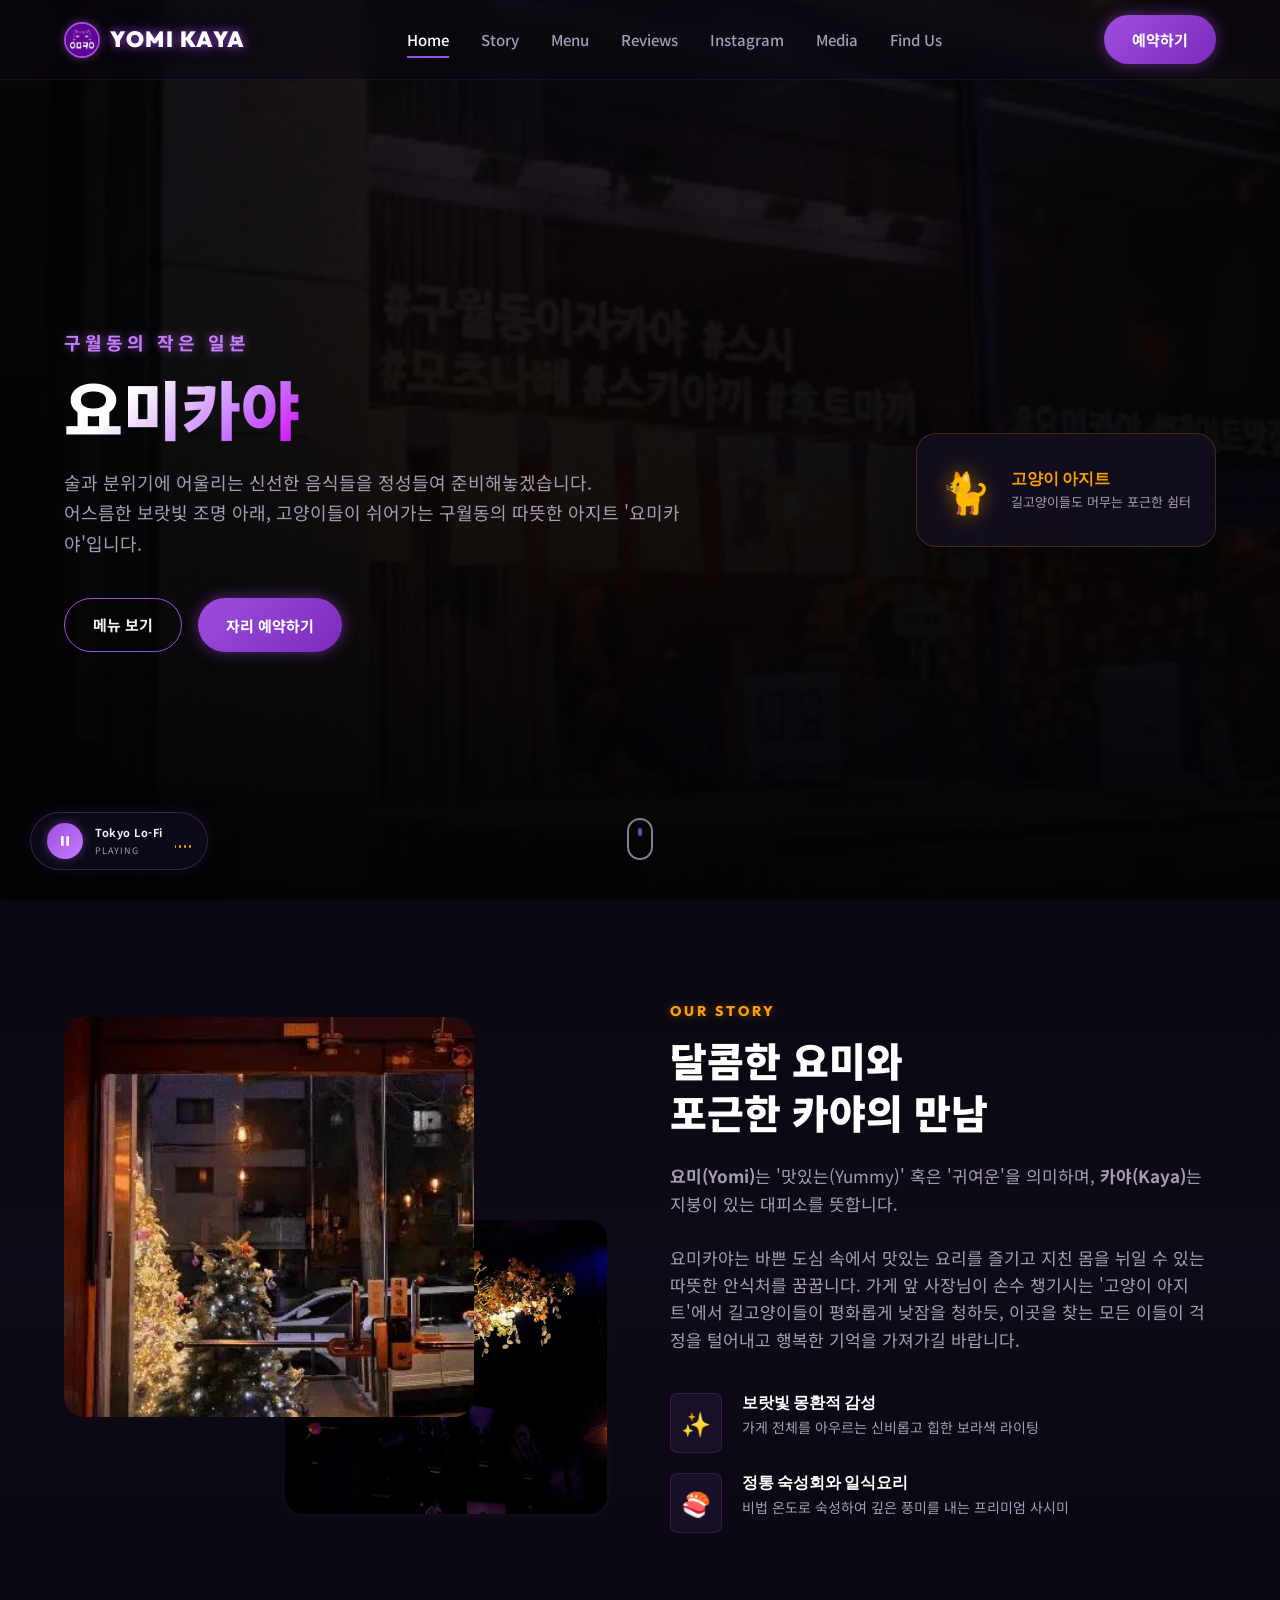
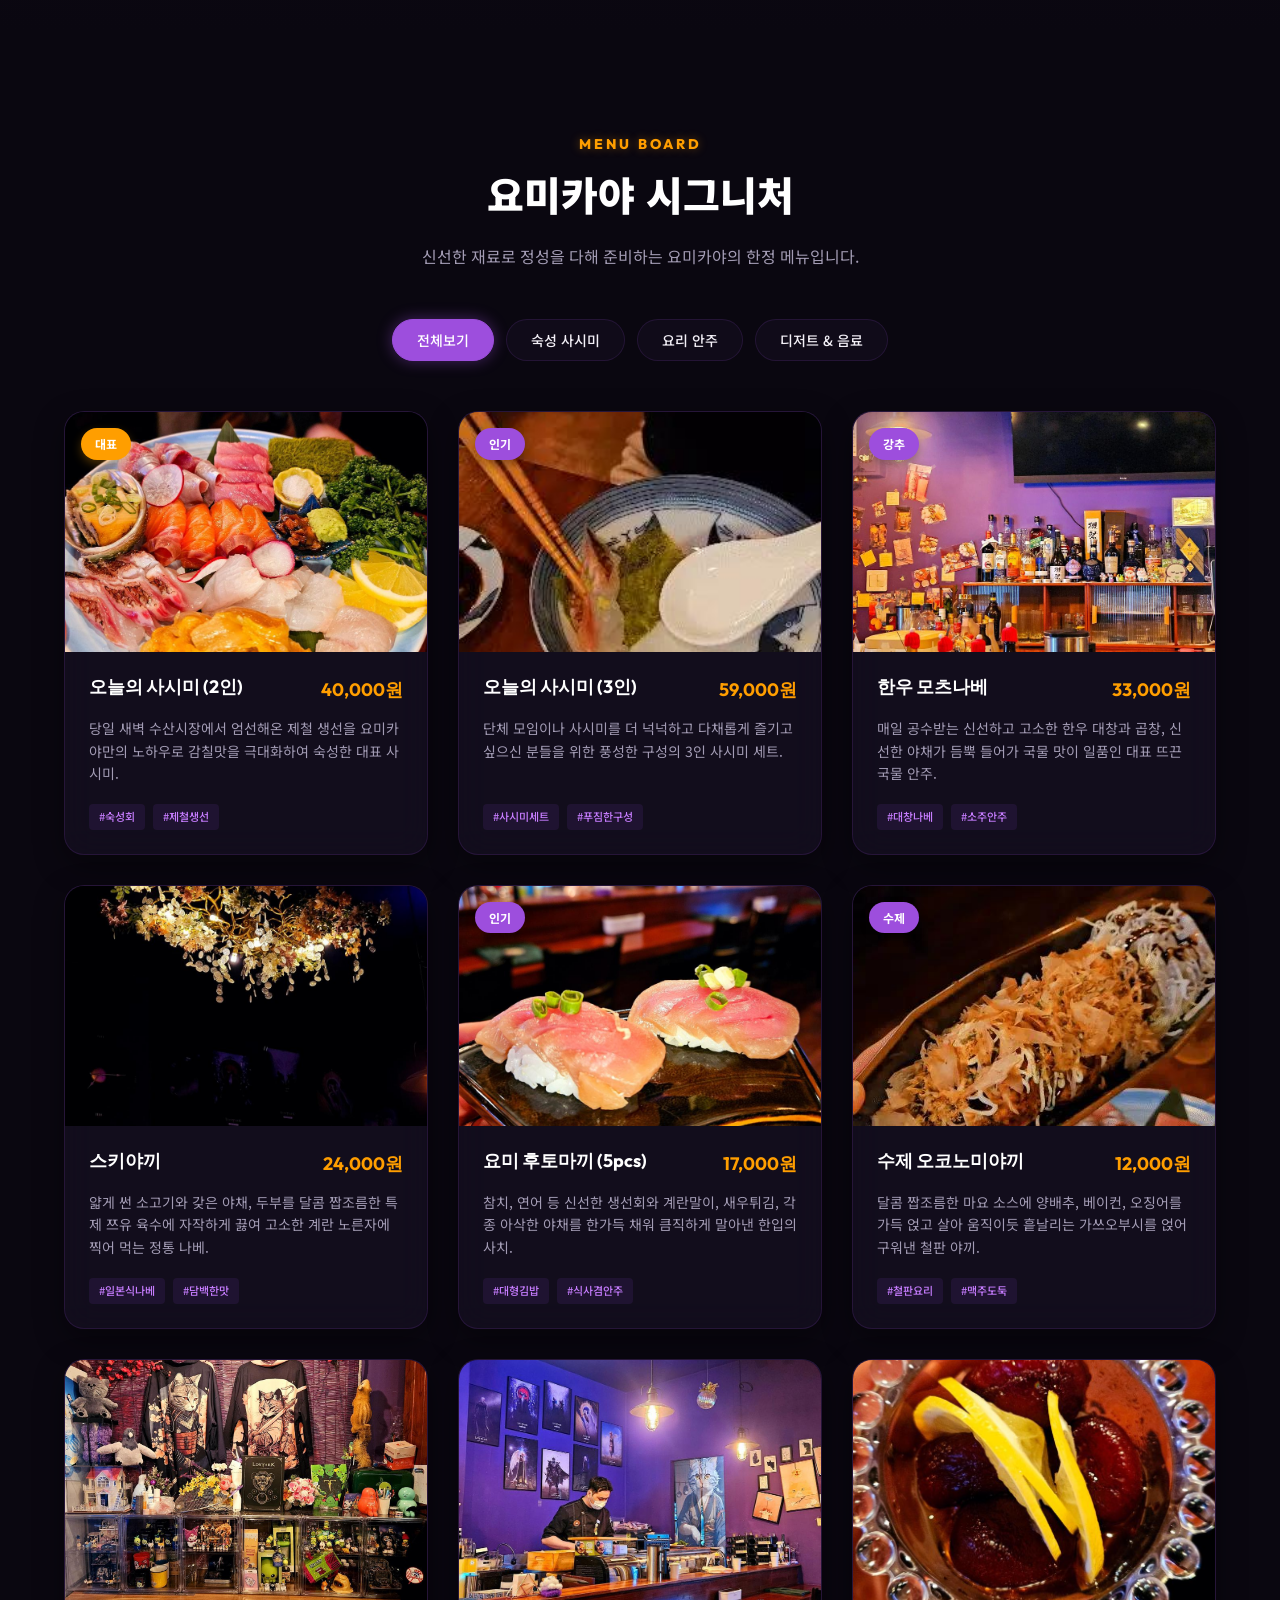
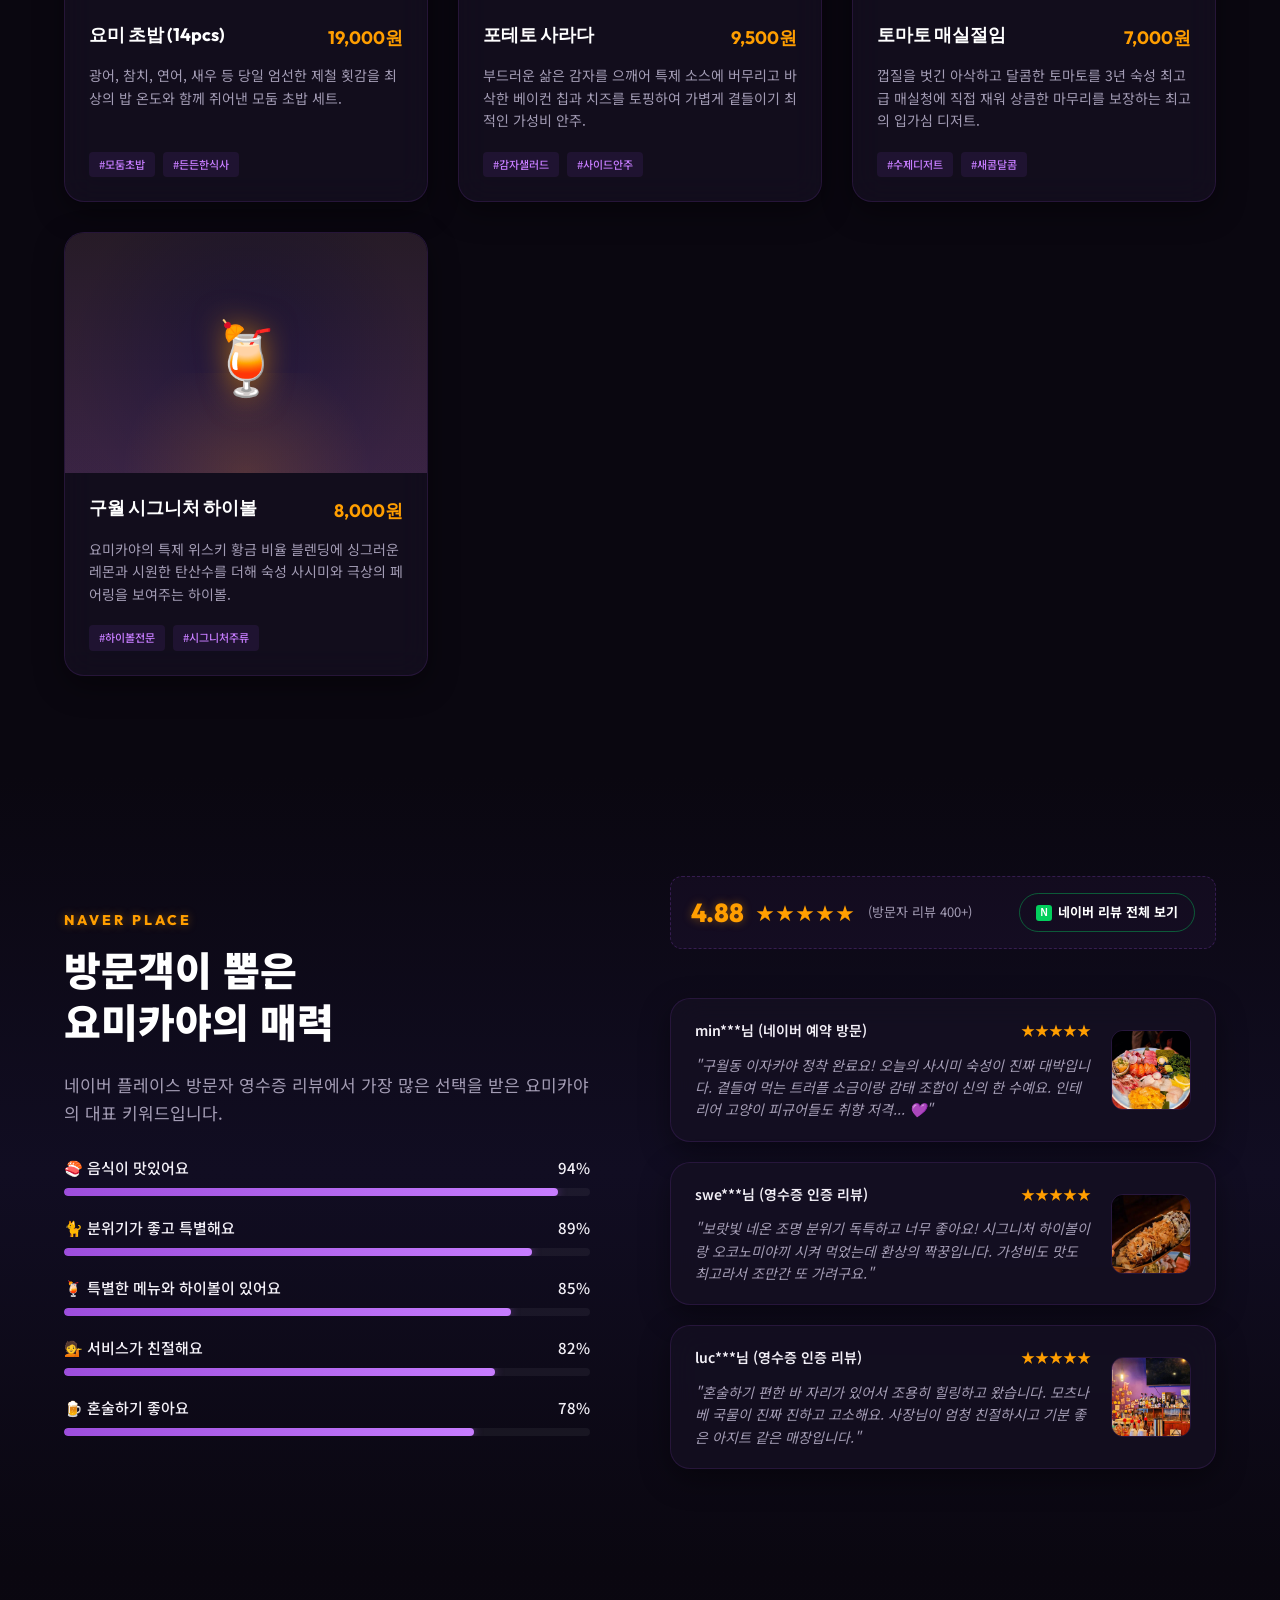
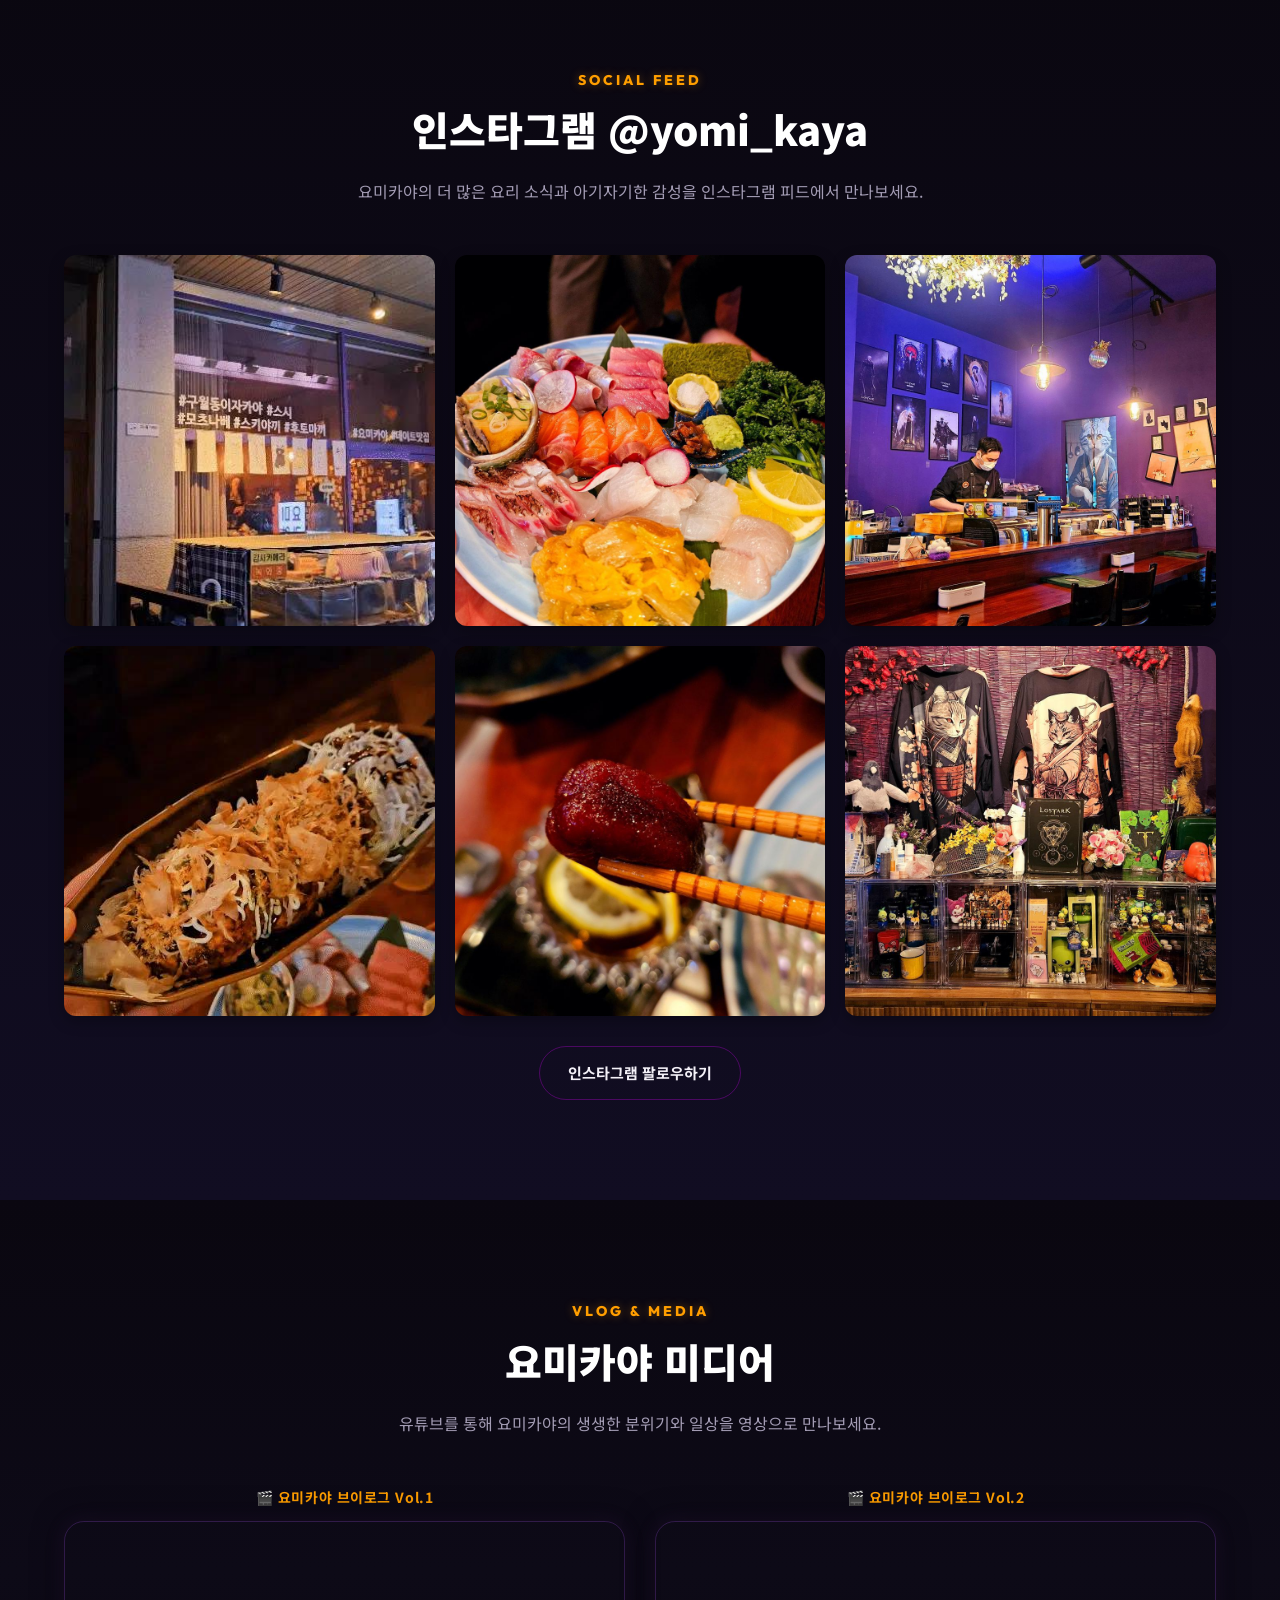
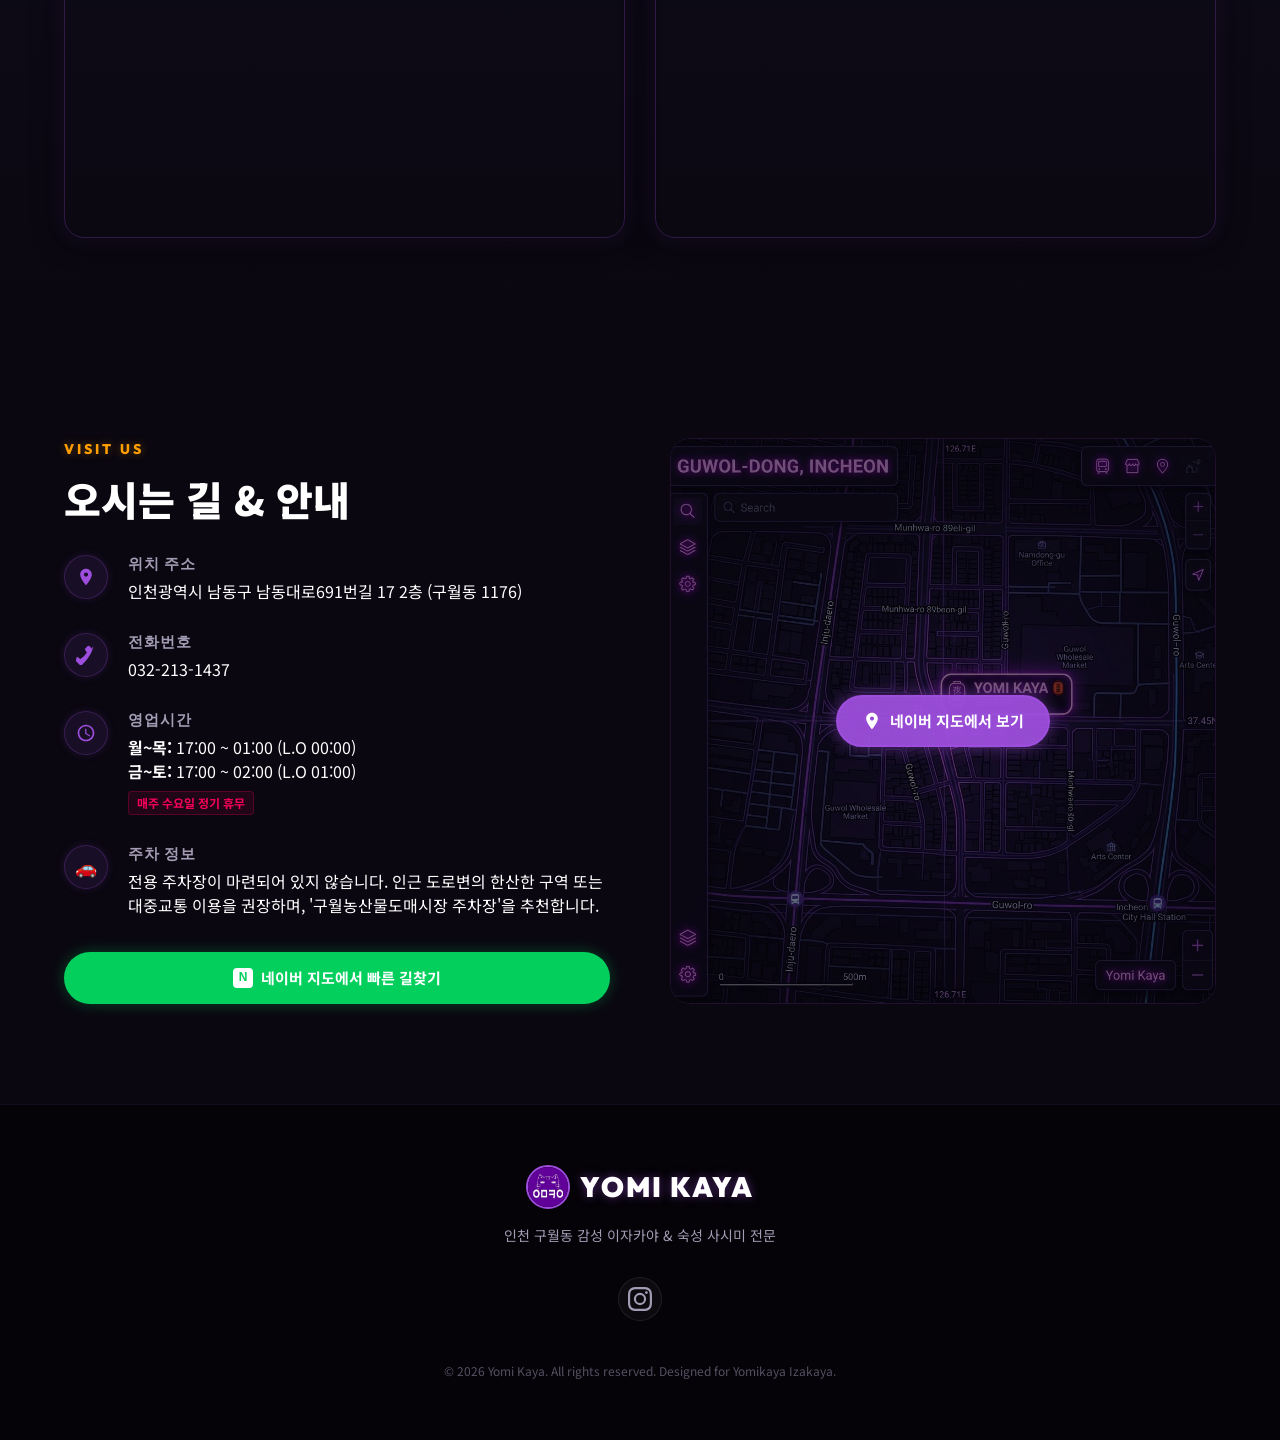
<file: index.html>
<!DOCTYPE html>
<html lang="ko">
<head>
    <meta charset="UTF-8">
    <meta name="viewport" content="width=device-width, initial-scale=1.0">
    <title>요미카야 | 구월동 감성 이자카야 & 숙성회 전문점</title>
    
    <!-- Favicon -->
    <link rel="shortcut icon" href="assets/logo.jpg" type="image/jpeg">
    
    <!-- SEO Meta Tags -->
    <meta name="naver-site-verification" content="5eebdb98fd27e3f457e613e784979c62e5f32445" />
    <meta name="description" content="구월동의 작은 일본 요미카야. 보랏빛 감성 조명 아래 신선한 숙성 사시미와 시그니처 하이볼을 즐겨보세요.">
    <meta name="keywords" content="요미카야, 구월동 이자카야, 인천 이자카야, 구월동 맛집, 구월동 숙성회, 구월동 사시미, 구월동 하이볼, 구월동 고양이, 인천 맛집">
    <meta property="og:type" content="website">
    <meta property="og:title" content="요미카야 | 구월동 감성 이자카야">
    <meta property="og:description" content="보랏빛 조명과 고양이 벽화가 눈길을 사로잡는 구월동 아늑한 이자카야 '요미카야'에 오신 것을 환영합니다.">
    <meta property="og:image" content="assets/exterior.jpg">
    <meta property="og:url" content="https://www.instagram.com/yomi_kaya/">
    
    <!-- Google Fonts -->
    <link rel="preconnect" href="https://fonts.googleapis.com">
    <link rel="preconnect" href="https://fonts.gstatic.com" crossorigin>
    <link href="https://fonts.googleapis.com/css2?family=Noto+Sans+KR:wght@300;400;500;700;900&family=Outfit:wght@300;400;600;800&display=swap" rel="stylesheet">
    
    <!-- Custom CSS -->
    <link rel="stylesheet" href="style.css">
    <style>
        .map-static-link:hover .map-overlay-hover {
            background: rgba(10, 7, 16, 0.1) !important;
        }
        .map-static-link:hover {
            transform: scale(1.015);
            box-shadow: 0 12px 30px rgba(157, 78, 221, 0.2) !important;
        }
    </style>
</head>
<body>

    <!-- Header Navigation -->
    <header id="site-header">
        <div class="container navbar">
            <a href="#" class="logo-link" id="nav-logo" style="display: flex; align-items: center; gap: 10px; text-decoration: none;">
                <img src="assets/logo.jpg" alt="요미카야 로고" class="logo-img" style="width: 36px; height: 36px; border-radius: 50%; border: 2px solid var(--primary); box-shadow: 0 0 10px var(--primary-glow); object-fit: cover;">
                <span class="logo-neon-text">YOMI KAYA</span>
            </a>
            
            <nav id="main-nav">
                <ul class="nav-menu">
                    <li><a href="#hero" class="nav-item active">Home</a></li>
                    <li><a href="#story" class="nav-item">Story</a></li>
                    <li><a href="#menu" class="nav-item">Menu</a></li>
                    <li><a href="#reviews" class="nav-item">Reviews</a></li>
                    <li><a href="#instagram" class="nav-item">Instagram</a></li>
                    <li><a href="#media" class="nav-item">Media</a></li>
                    <li><a href="#location" class="nav-item">Find Us</a></li>
                </ul>
            </nav>
            
            <button class="btn btn-primary btn-nav-reserve" id="reserve-btn-nav">
                <span>예약하기</span>
            </button>
            
            <!-- Mobile Menu Toggle -->
            <button class="mobile-toggle" id="mobile-toggle-btn" aria-label="메뉴 열기">
                <span class="bar"></span>
                <span class="bar"></span>
                <span class="bar"></span>
            </button>
        </div>
    </header>

    <!-- Hero Section -->
    <section id="hero" class="hero-section">
        <div class="hero-bg-overlay" style="background-image: url('assets/exterior.jpg');"></div>
        <div class="container hero-content">
            <div class="hero-text-wrapper">
                <div class="hero-tagline neon-purple-glow">구월동의 작은 일본</div>
                <h1 class="hero-title">
                    <span class="text-gradient-purple">요미카야</span>
                </h1>
                <p class="hero-description">
                    술과 분위기에 어울리는 신선한 음식들을 정성들여 준비해놓겠습니다.<br>
                    어스름한 보랏빛 조명 아래, 고양이들이 쉬어가는 구월동의 따뜻한 아지트 '요미카야'입니다.
                </p>
                <div class="hero-buttons">
                    <a href="#menu" class="btn btn-secondary"><span>메뉴 보기</span></a>
                    <button class="btn btn-primary" id="reserve-btn-hero"><span>자리 예약하기</span></button>
                </div>
            </div>
            <div class="hero-badge-wrapper floating-anim">
                <div class="glass-card hero-badge">
                    <div class="badge-icon">🐈</div>
                    <div class="badge-text">
                        <h4>고양이 아지트</h4>
                        <p>길고양이들도 머무는 포근한 쉼터</p>
                    </div>
                </div>
            </div>
        </div>
        <div class="hero-scroll-indicator">
            <a href="#story" aria-label="아래로 스크롤">
                <span class="mouse-icon">
                    <span class="scroll-wheel"></span>
                </span>
            </a>
        </div>
    </section>

    <!-- Main Content -->
    <main>
        
        <!-- Brand Story / Concept Section -->
        <section id="story" class="section story-section">
            <div class="container grid-layout-2">
                <div class="story-image-container">
                    <div class="image-stack">
                        <div class="image-stack-item item-main">
                            <img src="assets/interior_mood.jpg" alt="요미카야 실내 아늑한 분위기" class="rounded-img img-shadow" loading="lazy">
                        </div>
                        <div class="image-stack-item item-sub floating-anim-reverse">
                            <img src="assets/interior_light.jpg" alt="요미카야 전통등 인테리어" class="rounded-img img-shadow" loading="lazy">
                        </div>
                    </div>
                </div>
                <div class="story-text-container">
                    <div class="section-subtitle">OUR STORY</div>
                    <h2 class="section-title">달콤한 요미와<br>포근한 카야의 만남</h2>
                    <p class="section-text">
                        <strong>요미(Yomi)</strong>는 '맛있는(Yummy)' 혹은 '귀여운'을 의미하며, 
                        <strong>카야(Kaya)</strong>는 지붕이 있는 대피소를 뜻합니다.<br><br>
                        요미카야는 바쁜 도심 속에서 맛있는 요리를 즐기고 지친 몸을 뉘일 수 있는 따뜻한 안식처를 꿈꿉니다. 
                        가게 앞 사장님이 손수 챙기시는 '고양이 아지트'에서 길고양이들이 평화롭게 낮잠을 청하듯, 
                        이곳을 찾는 모든 이들이 걱정을 털어내고 행복한 기억을 가져가길 바랍니다.
                    </p>
                    <div class="story-features">
                        <div class="feature-item">
                            <span class="feature-icon">✨</span>
                            <div>
                                <h4>보랏빛 몽환적 감성</h4>
                                <p>가게 전체를 아우르는 신비롭고 힙한 보라색 라이팅</p>
                            </div>
                        </div>
                        <div class="feature-item">
                            <span class="feature-icon">🍣</span>
                            <div>
                                <h4>정통 숙성회와 일식요리</h4>
                                <p>비법 온도로 숙성하여 깊은 풍미를 내는 프리미엄 사시미</p>
                            </div>
                        </div>
                    </div>
                </div>
            </div>
        </section>

        <!-- Signature Menu Section -->
        <section id="menu" class="section menu-section">
            <div class="container">
                <div class="section-header text-center">
                    <div class="section-subtitle">MENU BOARD</div>
                    <h2 class="section-title">요미카야 시그니처</h2>
                    <p class="section-header-text">신선한 재료로 정성을 다해 준비하는 요미카야의 한정 메뉴입니다.</p>
                </div>
                
                <!-- Category Filter -->
                <div class="menu-filters">
                    <button class="filter-btn active" data-filter="all">전체보기</button>
                    <button class="filter-btn" data-filter="sashimi">숙성 사시미</button>
                    <button class="filter-btn" data-filter="dishes">요리 안주</button>
                    <button class="filter-btn" data-filter="dessert">디저트 &amp; 음료</button>
                </div>
                
                <!-- Menu Grid -->
                <div class="menu-grid" id="menu-grid-container">
                    
                    <!-- Item 1: 오늘의 사시미 (2인) -->
                    <div class="menu-card glass-card" data-category="sashimi">
                        <div class="menu-image-wrapper">
                            <img src="assets/sashimi_today.jpg" alt="오늘의 사시미 2인" class="menu-img" loading="lazy">
                            <span class="menu-badge highlight">대표</span>
                        </div>
                        <div class="menu-info">
                            <div class="menu-header">
                                <h3 class="menu-item-title">오늘의 사시미 (2인)</h3>
                                <span class="menu-item-price">40,000원</span>
                            </div>
                            <p class="menu-item-desc">당일 새벽 수산시장에서 엄선해온 제철 생선을 요미카야만의 노하우로 감칠맛을 극대화하여 숙성한 대표 사시미.</p>
                            <div class="menu-tags">
                                <span>#숙성회</span>
                                <span>#제철생선</span>
                            </div>
                        </div>
                    </div>

                    <!-- Item 2: 오늘의 사시미 (3인) -->
                    <div class="menu-card glass-card" data-category="sashimi">
                        <div class="menu-image-wrapper">
                            <img src="assets/sashimi_closeup.jpg" alt="오늘의 사시미 3인" class="menu-img" loading="lazy">
                            <span class="menu-badge">인기</span>
                        </div>
                        <div class="menu-info">
                            <div class="menu-header">
                                <h3 class="menu-item-title">오늘의 사시미 (3인)</h3>
                                <span class="menu-item-price">59,000원</span>
                            </div>
                            <p class="menu-item-desc">단체 모임이나 사시미를 더 넉넉하고 다채롭게 즐기고 싶으신 분들을 위한 풍성한 구성의 3인 사시미 세트.</p>
                            <div class="menu-tags">
                                <span>#사시미세트</span>
                                <span>#푸짐한구성</span>
                            </div>
                        </div>
                    </div>
                    
                    <!-- Item 3: 한우 모츠나베 -->
                    <div class="menu-card glass-card" data-category="dishes">
                        <div class="menu-image-wrapper">
                            <img src="assets/interior_table.jpg" alt="한우 모츠나베" class="menu-img" loading="lazy">
                            <span class="menu-badge">강추</span>
                        </div>
                        <div class="menu-info">
                            <div class="menu-header">
                                <h3 class="menu-item-title">한우 모츠나베</h3>
                                <span class="menu-item-price">33,000원</span>
                            </div>
                            <p class="menu-item-desc">매일 공수받는 신선하고 고소한 한우 대창과 곱창, 신선한 야채가 듬뿍 들어가 국물 맛이 일품인 대표 뜨끈 국물 안주.</p>
                            <div class="menu-tags">
                                <span>#대창나베</span>
                                <span>#소주안주</span>
                            </div>
                        </div>
                    </div>

                    <!-- Item 4: 스키야끼 -->
                    <div class="menu-card glass-card" data-category="dishes">
                        <div class="menu-image-wrapper">
                            <img src="assets/interior_light.jpg" alt="스키야끼" class="menu-img" loading="lazy">
                        </div>
                        <div class="menu-info">
                            <div class="menu-header">
                                <h3 class="menu-item-title">스키야끼</h3>
                                <span class="menu-item-price">24,000원</span>
                            </div>
                            <p class="menu-item-desc">얇게 썬 소고기와 갖은 야채, 두부를 달콤 짭조름한 특제 쯔유 육수에 자작하게 끓여 고소한 계란 노른자에 찍어 먹는 정통 나베.</p>
                            <div class="menu-tags">
                                <span>#일본식나베</span>
                                <span>#담백한맛</span>
                            </div>
                        </div>
                    </div>

                    <!-- Item 5: 요미 후토마끼 -->
                    <div class="menu-card glass-card" data-category="sashimi">
                        <div class="menu-image-wrapper">
                            <img src="assets/tuna_sushi.jpg" alt="요미 후토마끼" class="menu-img" loading="lazy">
                            <span class="menu-badge">인기</span>
                        </div>
                        <div class="menu-info">
                            <div class="menu-header">
                                <h3 class="menu-item-title">요미 후토마끼 (5pcs)</h3>
                                <span class="menu-item-price">17,000원</span>
                            </div>
                            <p class="menu-item-desc">참치, 연어 등 신선한 생선회와 계란말이, 새우튀김, 각종 아삭한 야채를 한가득 채워 큼직하게 말아낸 한입의 사치.</p>
                            <div class="menu-tags">
                                <span>#대형김밥</span>
                                <span>#식사겸안주</span>
                            </div>
                        </div>
                    </div>
                    
                    <!-- Item 6: 수제 오코노미야끼 -->
                    <div class="menu-card glass-card" data-category="dishes">
                        <div class="menu-image-wrapper">
                            <img src="assets/okonomiyaki.jpg" alt="수제 오코노미야끼" class="menu-img" loading="lazy">
                            <span class="menu-badge">수제</span>
                        </div>
                        <div class="menu-info">
                            <div class="menu-header">
                                <h3 class="menu-item-title">수제 오코노미야끼</h3>
                                <span class="menu-item-price">12,000원</span>
                            </div>
                            <p class="menu-item-desc">달콤 짭조름한 마요 소스에 양배추, 베이컨, 오징어를 가득 얹고 살아 움직이듯 흩날리는 가쓰오부시를 얹어 구워낸 철판 야끼.</p>
                            <div class="menu-tags">
                                <span>#철판요리</span>
                                <span>#맥주도둑</span>
                            </div>
                        </div>
                    </div>
                    
                    <!-- Item 7: 요미 초밥 -->
                    <div class="menu-card glass-card" data-category="sashimi">
                        <div class="menu-image-wrapper">
                            <img src="assets/interior_bar.jpg" alt="요미 초밥" class="menu-img" loading="lazy">
                        </div>
                        <div class="menu-info">
                            <div class="menu-header">
                                <h3 class="menu-item-title">요미 초밥 (14pcs)</h3>
                                <span class="menu-item-price">19,000원</span>
                            </div>
                            <p class="menu-item-desc">광어, 참치, 연어, 새우 등 당일 엄선한 제철 횟감을 최상의 밥 온도와 함께 쥐어낸 모둠 초밥 세트.</p>
                            <div class="menu-tags">
                                <span>#모둠초밥</span>
                                <span>#든든한식사</span>
                            </div>
                        </div>
                    </div>

                    <!-- Item 8: 포테토 사라다 -->
                    <div class="menu-card glass-card" data-category="dessert">
                        <div class="menu-image-wrapper">
                            <img src="assets/interior_decor.jpg" alt="포테토 사라다" class="menu-img" loading="lazy">
                        </div>
                        <div class="menu-info">
                            <div class="menu-header">
                                <h3 class="menu-item-title">포테토 사라다</h3>
                                <span class="menu-item-price">9,500원</span>
                            </div>
                            <p class="menu-item-desc">부드러운 삶은 감자를 으깨어 특제 소스에 버무리고 바삭한 베이컨 칩과 치즈를 토핑하여 가볍게 곁들이기 최적인 가성비 안주.</p>
                            <div class="menu-tags">
                                <span>#감자샐러드</span>
                                <span>#사이드안주</span>
                            </div>
                        </div>
                    </div>
                    
                    <!-- Item 9: 토마토 매실절임 -->
                    <div class="menu-card glass-card" data-category="dessert">
                        <div class="menu-image-wrapper">
                            <img src="assets/tomato_pickle.jpg" alt="토마토 매실절임" class="menu-img" loading="lazy">
                        </div>
                        <div class="menu-info">
                            <div class="menu-header">
                                <h3 class="menu-item-title">토마토 매실절임</h3>
                                <span class="menu-item-price">7,000원</span>
                            </div>
                            <p class="menu-item-desc">껍질을 벗긴 아삭하고 달콤한 토마토를 3년 숙성 최고급 매실청에 직접 재워 상큼한 마무리를 보장하는 최고의 입가심 디저트.</p>
                            <div class="menu-tags">
                                <span>#수제디저트</span>
                                <span>#새콤달콤</span>
                            </div>
                        </div>
                    </div>
                    
                    <!-- Item 10: 하이볼 -->
                    <div class="menu-card glass-card" data-category="dessert">
                        <div class="menu-image-wrapper">
                            <div class="drink-placeholder">
                                <div class="highball-bubble-effect"></div>
                                <span class="drink-icon">🍹</span>
                            </div>
                        </div>
                        <div class="menu-info">
                            <div class="menu-header">
                                <h3 class="menu-item-title">구월 시그니처 하이볼</h3>
                                <span class="menu-item-price">8,000원</span>
                            </div>
                            <p class="menu-item-desc">요미카야의 특제 위스키 황금 비율 블렌딩에 싱그러운 레몬과 시원한 탄산수를 더해 숙성 사시미와 극상의 페어링을 보여주는 하이볼.</p>
                            <div class="menu-tags">
                                <span>#하이볼전문</span>
                                <span>#시그니처주류</span>
                            </div>
                        </div>
                    </div>

                </div>
            </div>
        </section>

        <!-- Naver Reviews Section -->
        <section id="reviews" class="section reviews-section">
            <div class="container grid-layout-2">
                <!-- Left: Keyword Ratings ("이런 점이 좋았어요") -->
                <div class="reviews-keywords-wrapper">
                    <div class="section-subtitle">NAVER PLACE</div>
                    <h2 class="section-title">방문객이 뽑은<br>요미카야의 매력</h2>
                    <p class="section-text">네이버 플레이스 방문자 영수증 리뷰에서 가장 많은 선택을 받은 요미카야의 대표 키워드입니다.</p>
                    
                    <div class="keyword-bars">
                        <div class="keyword-bar-item">
                            <div class="bar-info">
                                <span>🍣 음식이 맛있어요</span>
                                <span>94%</span>
                            </div>
                            <div class="bar-track">
                                <div class="bar-fill"></div>
                            </div>
                        </div>
                        <div class="keyword-bar-item">
                            <div class="bar-info">
                                <span>🐈 분위기가 좋고 특별해요</span>
                                <span>89%</span>
                            </div>
                            <div class="bar-track">
                                <div class="bar-fill"></div>
                            </div>
                        </div>
                        <div class="keyword-bar-item">
                            <div class="bar-info">
                                <span>🍹 특별한 메뉴와 하이볼이 있어요</span>
                                <span>85%</span>
                            </div>
                            <div class="bar-track">
                                <div class="bar-fill"></div>
                            </div>
                        </div>
                        <div class="keyword-bar-item">
                            <div class="bar-info">
                                <span>💁 서비스가 친절해요</span>
                                <span>82%</span>
                            </div>
                            <div class="bar-track">
                                <div class="bar-fill"></div>
                            </div>
                        </div>
                        <div class="keyword-bar-item">
                            <div class="bar-info">
                                <span>🍺 혼술하기 좋아요</span>
                                <span>78%</span>
                            </div>
                            <div class="bar-track">
                                <div class="bar-fill"></div>
                            </div>
                        </div>
                    </div>
                </div>
                
                <!-- Right: Textual Review Cards -->
                <div class="reviews-cards-wrapper">
                    <div class="reviews-header-info" style="display: flex; justify-content: space-between; align-items: center; flex-wrap: wrap; gap: 15px; margin-bottom: 25px;">
                        <div class="rating-stars-total">
                            <span class="rating-number">4.88</span>
                            <span class="stars-gold">★★★★★</span>
                            <span class="reviews-count">(방문자 리뷰 400+)</span>
                        </div>
                        <a href="https://map.naver.com/p/entry/place/1162306479?placePath=/review/visitor" target="_blank" rel="noopener" class="btn btn-secondary" style="padding: 8px 16px; font-size: 13px; border-color: rgba(3, 207, 93, 0.4); color: #ffffff; text-decoration: none;">
                            <span style="display: flex; align-items: center; gap: 6px;">
                                <span style="background: #03cf5d; color: #fff; width: 16px; height: 16px; display: inline-flex; align-items: center; justify-content: center; border-radius: 3px; font-size: 10px; font-weight: 800; font-family: sans-serif;">N</span>
                                네이버 리뷰 전체 보기
                            </span>
                        </a>
                    </div>
                    
                    <div class="review-card-list">
                        <!-- Card 1 -->
                        <div class="review-card glass-card">
                            <div class="review-card-content">
                                <div class="review-card-header">
                                    <span class="reviewer-name">min***님 (네이버 예약 방문)</span>
                                    <span class="review-rating">★★★★★</span>
                                </div>
                                <p class="review-card-text">"구월동 이자카야 정착 완료요! 오늘의 사시미 숙성이 진짜 대박입니다. 곁들여 먹는 트러플 소금이랑 감태 조합이 신의 한 수예요. 인테리어 고양이 피규어들도 취향 저격... 💜"</p>
                            </div>
                            <div class="review-card-image">
                                <img src="assets/sashimi_today.jpg" alt="리뷰 사시미 사진" loading="lazy">
                            </div>
                        </div>
                        
                        <!-- Card 2 -->
                        <div class="review-card glass-card">
                            <div class="review-card-content">
                                <div class="review-card-header">
                                    <span class="reviewer-name">swe***님 (영수증 인증 리뷰)</span>
                                    <span class="review-rating">★★★★★</span>
                                </div>
                                <p class="review-card-text">"보랏빛 네온 조명 분위기 독특하고 너무 좋아요! 시그니처 하이볼이랑 오코노미야끼 시켜 먹었는데 환상의 짝꿍입니다. 가성비도 맛도 최고라서 조만간 또 가려구요."</p>
                            </div>
                            <div class="review-card-image">
                                <img src="assets/okonomiyaki.jpg" alt="리뷰 오코노미야끼 사진" loading="lazy">
                            </div>
                        </div>
                        
                        <!-- Card 3 -->
                        <div class="review-card glass-card">
                            <div class="review-card-content">
                                <div class="review-card-header">
                                    <span class="reviewer-name">luc***님 (영수증 인증 리뷰)</span>
                                    <span class="review-rating">★★★★★</span>
                                </div>
                                <p class="review-card-text">"혼술하기 편한 바 자리가 있어서 조용히 힐링하고 왔습니다. 모츠나베 국물이 진짜 진하고 고소해요. 사장님이 엄청 친절하시고 기분 좋은 아지트 같은 매장입니다."</p>
                            </div>
                            <div class="review-card-image">
                                <img src="assets/interior_table.jpg" alt="리뷰 내부 매장 테이블 사진" loading="lazy">
                            </div>
                        </div>
                    </div>
                </div>
            </div>
        </section>

        <!-- Instagram Feed Simulation Section -->
        <section id="instagram" class="section instagram-section">
            <div class="container">
                <div class="section-header text-center">
                    <div class="section-subtitle">SOCIAL FEED</div>
                    <h2 class="section-title">인스타그램 @yomi_kaya</h2>
                    <p class="section-header-text">요미카야의 더 많은 요리 소식과 아기자기한 감성을 인스타그램 피드에서 만나보세요.</p>
                </div>
                
                <div class="instagram-grid">
                    
                    <!-- Post 1 -->
                    <a href="https://www.instagram.com/yomi_kaya/" target="_blank" rel="noopener" class="insta-item">
                        <img src="assets/exterior.jpg" alt="요미카야 매장 외관" loading="lazy">
                        <div class="insta-overlay">
                            <span class="insta-likes"><svg viewBox="0 0 24 24" width="18" height="18"><path d="M12 21.35l-1.45-1.32C5.4 15.36 2 12.28 2 8.5 2 5.42 4.42 3 7.5 3c1.74 0 3.41.81 4.5 2.09C13.09 3.81 14.76 3 16.5 3 19.58 3 22 5.42 22 8.5c0 3.78-3.4 6.86-8.55 11.54L12 21.35z" fill="currentColor"/></svg> 152</span>
                            <span class="insta-comments"><svg viewBox="0 0 24 24" width="18" height="18"><path d="M21.99 4c0-1.1-.89-2-1.99-2H4c-1.1 0-2 .9-2 2v12c0 1.1.9 2 2 2h14l4 4-.01-18z" fill="currentColor"/></svg> 24</span>
                        </div>
                    </a>
                    
                    <!-- Post 2 -->
                    <a href="https://www.instagram.com/yomi_kaya/" target="_blank" rel="noopener" class="insta-item">
                        <img src="assets/sashimi_today.jpg" alt="신선한 참돔과 연어" loading="lazy">
                        <div class="insta-overlay">
                            <span class="insta-likes"><svg viewBox="0 0 24 24" width="18" height="18"><path d="M12 21.35l-1.45-1.32C5.4 15.36 2 12.28 2 8.5 2 5.42 4.42 3 7.5 3c1.74 0 3.41.81 4.5 2.09C13.09 3.81 14.76 3 16.5 3 19.58 3 22 5.42 22 8.5c0 3.78-3.4 6.86-8.55 11.54L12 21.35z" fill="currentColor"/></svg> 189</span>
                            <span class="insta-comments"><svg viewBox="0 0 24 24" width="18" height="18"><path d="M21.99 4c0-1.1-.89-2-1.99-2H4c-1.1 0-2 .9-2 2v12c0 1.1.9 2 2 2h14l4 4-.01-18z" fill="currentColor"/></svg> 18</span>
                        </div>
                    </a>
                    
                    <!-- Post 3 -->
                    <a href="https://www.instagram.com/yomi_kaya/" target="_blank" rel="noopener" class="insta-item">
                        <img src="assets/interior_decor.jpg" alt="고양이 소품 및 인테리어" loading="lazy">
                        <div class="insta-overlay">
                            <span class="insta-likes"><svg viewBox="0 0 24 24" width="18" height="18"><path d="M12 21.35l-1.45-1.32C5.4 15.36 2 12.28 2 8.5 2 5.42 4.42 3 7.5 3c1.74 0 3.41.81 4.5 2.09C13.09 3.81 14.76 3 16.5 3 19.58 3 22 5.42 22 8.5c0 3.78-3.4 6.86-8.55 11.54L12 21.35z" fill="currentColor"/></svg> 124</span>
                            <span class="insta-comments"><svg viewBox="0 0 24 24" width="18" height="18"><path d="M21.99 4c0-1.1-.89-2-1.99-2H4c-1.1 0-2 .9-2 2v12c0 1.1.9 2 2 2h14l4 4-.01-18z" fill="currentColor"/></svg> 12</span>
                        </div>
                    </a>
                    
                    <!-- Post 4 -->
                    <a href="https://www.instagram.com/yomi_kaya/" target="_blank" rel="noopener" class="insta-item">
                        <img src="assets/okonomiyaki.jpg" alt="오코노미야끼 서빙" loading="lazy">
                        <div class="insta-overlay">
                            <span class="insta-likes"><svg viewBox="0 0 24 24" width="18" height="18"><path d="M12 21.35l-1.45-1.32C5.4 15.36 2 12.28 2 8.5 2 5.42 4.42 3 7.5 3c1.74 0 3.41.81 4.5 2.09C13.09 3.81 14.76 3 16.5 3 19.58 3 22 5.42 22 8.5c0 3.78-3.4 6.86-8.55 11.54L12 21.35z" fill="currentColor"/></svg> 210</span>
                            <span class="insta-comments"><svg viewBox="0 0 24 24" width="18" height="18"><path d="M21.99 4c0-1.1-.89-2-1.99-2H4c-1.1 0-2 .9-2 2v12c0 1.1.9 2 2 2h14l4 4-.01-18z" fill="currentColor"/></svg> 32</span>
                        </div>
                    </a>
                    
                    <!-- Post 5 -->
                    <a href="https://www.instagram.com/yomi_kaya/" target="_blank" rel="noopener" class="insta-item">
                        <img src="assets/tomato_prep.jpg" alt="매실 토마토 담그기" loading="lazy">
                        <div class="insta-overlay">
                            <span class="insta-likes"><svg viewBox="0 0 24 24" width="18" height="18"><path d="M12 21.35l-1.45-1.32C5.4 15.36 2 12.28 2 8.5 2 5.42 4.42 3 7.5 3c1.74 0 3.41.81 4.5 2.09C13.09 3.81 14.76 3 16.5 3 19.58 3 22 5.42 22 8.5c0 3.78-3.4 6.86-8.55 11.54L12 21.35z" fill="currentColor"/></svg> 167</span>
                            <span class="insta-comments"><svg viewBox="0 0 24 24" width="18" height="18"><path d="M21.99 4c0-1.1-.89-2-1.99-2H4c-1.1 0-2 .9-2 2v12c0 1.1.9 2 2 2h14l4 4-.01-18z" fill="currentColor"/></svg> 15</span>
                        </div>
                    </a>
                    
                    <!-- Post 6 -->
                    <a href="https://www.instagram.com/yomi_kaya/" target="_blank" rel="noopener" class="insta-item">
                        <img src="assets/interior_bar.jpg" alt="바 테이블 좌석" loading="lazy">
                        <div class="insta-overlay">
                            <span class="insta-likes"><svg viewBox="0 0 24 24" width="18" height="18"><path d="M12 21.35l-1.45-1.32C5.4 15.36 2 12.28 2 8.5 2 5.42 4.42 3 7.5 3c1.74 0 3.41.81 4.5 2.09C13.09 3.81 14.76 3 16.5 3 19.58 3 22 5.42 22 8.5c0 3.78-3.4 6.86-8.55 11.54L12 21.35z" fill="currentColor"/></svg> 142</span>
                            <span class="insta-comments"><svg viewBox="0 0 24 24" width="18" height="18"><path d="M21.99 4c0-1.1-.89-2-1.99-2H4c-1.1 0-2 .9-2 2v12c0 1.1.9 2 2 2h14l4 4-.01-18z" fill="currentColor"/></svg> 9</span>
                        </div>
                    </a>
                    
                </div>
                
                <div class="text-center mt-30">
                    <a href="https://www.instagram.com/yomi_kaya/" target="_blank" rel="noopener" class="btn btn-secondary insta-btn-follow">
                        <span>인스타그램 팔로우하기</span>
                    </a>
                </div>
            </div>
        </section>

        <!-- Vlog & Media Section -->
        <section id="media" class="section media-section">
            <div class="container">
                <div class="section-header text-center">
                    <div class="section-subtitle">VLOG & MEDIA</div>
                    <h2 class="section-title">요미카야 미디어</h2>
                    <p class="section-header-text">유튜브를 통해 요미카야의 생생한 분위기와 일상을 영상으로 만나보세요.</p>
                </div>
                
                <div class="video-grid">
                    <div class="video-item">
                        <div class="video-label">🎬 요미카야 브이로그 Vol.1</div>
                        <div class="video-container">
                            <iframe src="https://www.youtube.com/embed/EBlDJlzy2wU" 
                                    title="인천 구월동 숙성회 맛집 요미카야 브이로그" 
                                    allow="accelerometer; autoplay; clipboard-write; encrypted-media; gyroscope; picture-in-picture; web-share" 
                                    allowfullscreen></iframe>
                        </div>
                    </div>
                    <div class="video-item">
                        <div class="video-label">🎬 요미카야 브이로그 Vol.2</div>
                        <div class="video-container">
                            <iframe src="https://www.youtube.com/embed/FXHLzTOZFzE" 
                                    title="인천 구월동 이자카야 요미카야 분위기" 
                                    allow="accelerometer; autoplay; clipboard-write; encrypted-media; gyroscope; picture-in-picture; web-share" 
                                    allowfullscreen></iframe>
                        </div>
                    </div>
                </div>
            </div>
        </section>

        <!-- Find Us (Map & Operating Info) Section -->
        <section id="location" class="section location-section">
            <div class="container grid-layout-2">
                
                <!-- Operating Info -->
                <div class="location-info-wrapper">
                    <div class="section-subtitle">VISIT US</div>
                    <h2 class="section-title">오시는 길 &amp; 안내</h2>
                    
                    <div class="info-list">
                        
                        <div class="info-item">
                            <span class="info-icon"><svg viewBox="0 0 24 24" width="20" height="20" fill="currentColor"><path d="M12 2C8.13 2 5 5.13 5 9c0 5.25 7 13 7 13s7-7.75 7-13c0-3.87-3.13-7-7-7zm0 9.5c-1.38 0-2.5-1.12-2.5-2.5s1.12-2.5 2.5-2.5 2.5 1.12 2.5 2.5-1.12 2.5-2.5 2.5z"/></svg></span>
                            <div>
                                <h4>위치 주소</h4>
                                <p>인천광역시 남동구 남동대로691번길 17 2층 (구월동 1176)</p>
                            </div>
                        </div>
                        
                        <div class="info-item">
                            <span class="info-icon"><svg viewBox="0 0 24 24" width="20" height="20" fill="currentColor"><path d="M22 5.72l-4.24-4.24a1.5 1.5 0 0 0-2.12 0L12.4 4.73a1.5 1.5 0 0 0-.17 1.83l2.25 3.37a24.1 24.1 0 0 1-8.58 8.58L2.53 16.3a1.5 1.5 0 0 0-1.83.17L.17 19.64a1.5 1.5 0 0 0 0 2.12l4.24 4.24a3 3 0 0 0 4.24 0c7.87-7.87 11.37-14.88 13.35-20.04a3 3 0 0 0 0-4.24z" transform="scale(0.9)"/></svg></span>
                            <div>
                                <h4>전화번호</h4>
                                <p><a href="tel:032-213-1437">032-213-1437</a></p>
                            </div>
                        </div>
                        
                        <div class="info-item">
                            <span class="info-icon"><svg viewBox="0 0 24 24" width="20" height="20" fill="currentColor"><path d="M11.99 2C6.47 2 2 6.48 2 12s4.47 10 9.99 10C17.52 22 22 17.52 22 12S17.52 2 11.99 2zM12 20c-4.42 0-8-3.58-8-8s3.58-8 8-8 8 3.58 8 8-3.58 8-8 8zm.5-13H11v6l5.25 3.15.75-1.23-4.5-2.67V7z"/></svg></span>
                            <div>
                                <h4>영업시간</h4>
                                <p>
                                    <strong>월~목:</strong> 17:00 ~ 01:00 (L.O 00:00)<br>
                                    <strong>금~토:</strong> 17:00 ~ 02:00 (L.O 01:00)<br>
                                    <span class="closed-tag">매주 수요일 정기 휴무</span>
                                </p>
                            </div>
                        </div>
                        
                        <div class="info-item">
                            <span class="info-icon">🚗</span>
                            <div>
                                <h4>주차 정보</h4>
                                <p>전용 주차장이 마련되어 있지 않습니다. 인근 도로변의 한산한 구역 또는 대중교통 이용을 권장하며, '구월농산물도매시장 주차장'을 추천합니다.</p>
                            </div>
                        </div>
                        
                    </div>
                    
                    <div style="margin-top: 35px;">
                        <a href="https://map.naver.com/p/entry/place/1162306479" target="_blank" rel="noopener" class="btn btn-primary btn-block" style="background: #03cf5d; border: none; font-size: 15px; padding: 14px; display: flex; align-items: center; justify-content: center; gap: 8px; box-shadow: 0 0 15px rgba(3, 207, 93, 0.3); text-decoration: none;">
                            <span style="background: #fff; color: #03cf5d; width: 20px; height: 20px; display: inline-flex; align-items: center; justify-content: center; border-radius: 4px; font-size: 12px; font-weight: 900; font-family: sans-serif;">N</span>
                            <span>네이버 지도에서 빠른 길찾기</span>
                        </a>
                    </div>
                </div>
                
                <!-- Map Container -->
                <div class="map-section-wrapper">
                    <a href="https://map.naver.com/p/entry/place/1162306479" target="_blank" rel="noopener" class="map-static-link img-shadow" style="display: block; position: relative; width: 100%; height: 100%; min-height: 400px; border-radius: var(--border-radius-lg); overflow: hidden; border: 1px solid var(--border); transition: all 0.3s ease;">
                        <div style="background-image: url('assets/map_static.jpg'); background-size: cover; background-position: center; width: 100%; height: 100%; min-height: 400px; filter: brightness(0.8) contrast(1.05);"></div>
                        <div style="position: absolute; top: 0; left: 0; width: 100%; height: 100%; background: rgba(10, 7, 16, 0.45); display: flex; flex-direction: column; align-items: center; justify-content: center; gap: 15px; text-align: center; padding: 20px; transition: background 0.3s ease;" class="map-overlay-hover">
                            <div style="background: rgba(157, 78, 221, 0.95); border: 2px solid var(--primary); padding: 12px 24px; border-radius: 30px; font-weight: 700; font-size: 15px; color: #ffffff; box-shadow: 0 0 15px var(--primary-glow); display: flex; align-items: center; gap: 8px;">
                                <svg viewBox="0 0 24 24" width="20" height="20" fill="currentColor"><path d="M12 2C8.13 2 5 5.13 5 9c0 5.25 7 13 7 13s7-7.75 7-13c0-3.87-3.13-7-7-7zm0 9.5c-1.38 0-2.5-1.12-2.5-2.5s1.12-2.5 2.5-2.5 2.5 1.12 2.5 2.5-1.12 2.5-2.5 2.5z"/></svg>
                                <span>네이버 지도에서 보기</span>
                            </div>
                        </div>
                    </a>
                </div>
                
            </div>
        </section>

    </main>

    <!-- Footer -->
    <footer id="site-footer">
        <div class="container footer-content text-center">
            <div class="footer-logo" style="display: flex; align-items: center; justify-content: center; gap: 10px; margin-bottom: 15px;">
                <img src="assets/logo.jpg" alt="요미카야 로고" class="logo-img-footer" style="width: 44px; height: 44px; border-radius: 50%; border: 2px solid var(--primary); object-fit: cover;">
                <span>YOMI KAYA</span>
            </div>
            <p class="footer-meta">인천 구월동 감성 이자카야 &amp; 숙성 사시미 전문</p>
            <div class="footer-social-links">
                <a href="https://www.instagram.com/yomi_kaya/" target="_blank" rel="noopener" aria-label="인스타그램 바로가기">
                    <svg viewBox="0 0 24 24" width="24" height="24" fill="currentColor">
                        <path d="M12 2.163c3.204 0 3.584.012 4.85.07 3.252.148 4.771 1.691 4.919 4.919.058 1.265.069 1.645.069 4.849 0 3.205-.012 3.584-.069 4.849-.149 3.225-1.664 4.771-4.919 4.919-1.266.058-1.644.07-4.85.07-3.204 0-3.584-.012-4.849-.07-3.26-.149-4.771-1.699-4.919-4.92-.058-1.265-.07-1.644-.07-4.849 0-3.204.013-3.583.07-4.849.149-3.227 1.664-4.771 4.919-4.919 1.266-.057 1.645-.069 4.849-.069zM12 0C8.741 0 8.333.014 7.053.072 2.695.272.273 2.69.073 7.051.014 8.333 0 8.741 0 12c0 3.259.014 3.668.072 4.948.2 4.358 2.618 6.78 6.98 6.98 1.281.058 1.689.072 4.948.072 3.259 0 3.668-.014 4.948-.072 4.354-.2 6.782-2.618 6.979-6.98.059-1.28.073-1.689.073-4.948 0-3.259-.014-3.667-.072-4.947-.196-4.354-2.617-6.78-6.979-6.98C15.668.014 15.259 0 12 0zm0 5.838a6.162 6.162 0 1 0 0 12.324 6.162 6.162 0 0 0 0-12.324zM12 16a4 4 0 1 1 0-8 4 4 0 0 1 0 8zm6.406-11.845a1.44 1.44 0 1 0 0 2.881 1.44 1.44 0 0 0 0-2.881z"/>
                    </svg>
                </a>
            </div>
            <p class="copyright">&copy; <span id="current-year"></span> Yomi Kaya. All rights reserved. Designed for Yomikaya Izakaya.</p>
        </div>
    </footer>

    <!-- Reservation Modal -->
    <div id="booking-modal" class="modal-overlay">
        <div class="modal-container glass-card">
            <button class="modal-close-btn" id="modal-close-btn" aria-label="닫기">
                <svg viewBox="0 0 24 24" width="24" height="24" fill="currentColor">
                    <path d="M19 6.41L17.59 5 12 10.59 6.41 5 5 6.41 10.59 12 5 17.59 6.41 19 12 13.41 17.59 19 19 17.59 13.41 12z"/>
                </svg>
            </button>
            <div class="modal-body">
                <div class="modal-header">
                    <span class="modal-tag">RESERVATION</span>
                    <h2 class="modal-title">요미카야 테이블 예약</h2>
                    <p class="modal-subtitle">예약을 원하시는 채널을 선택해 주세요.</p>
                </div>
                
                <div style="display: flex; flex-direction: column; gap: 15px; margin-top: 30px;">
                    <a href="https://map.naver.com/p/entry/place/1162306479" target="_blank" rel="noopener" class="btn btn-primary" style="background: #03cf5d; border: none; font-size: 15px; padding: 16px; text-decoration: none;">
                        <span style="background: #fff; color: #03cf5d; width: 20px; height: 20px; display: inline-flex; align-items: center; justify-content: center; border-radius: 4px; font-size: 12px; font-weight: 900; font-family: sans-serif; margin-right: 8px;">N</span>
                        <span>네이버로 예약하기</span>
                    </a>
                    <a href="https://ig.me/m/yomi_kaya" target="_blank" rel="noopener" class="btn btn-primary" style="background: linear-gradient(45deg, #f09433 0%, #e6683c 25%, #dc2743 50%, #cc2366 75%, #bc1888 100%); border: none; font-size: 15px; padding: 16px; text-decoration: none; display: flex; align-items: center; justify-content: center; gap: 8px;">
                        <svg viewBox="0 0 24 24" width="20" height="20" fill="currentColor">
                            <path d="M12 2.163c3.204 0 3.584.012 4.85.07 3.252.148 4.771 1.691 4.919 4.919.058 1.265.069 1.645.069 4.849 0 3.205-.012 3.584-.069 4.849-.149 3.225-1.664 4.771-4.919 4.919-1.266.058-1.644.07-4.85.07-3.204 0-3.584-.012-4.849-.07-3.26-.149-4.771-1.699-4.919-4.92-.058-1.265-.07-1.644-.07-4.849 0-3.204.013-3.583.07-4.849.149-3.227 1.664-4.771 4.919-4.919 1.266-.057 1.645-.069 4.849-.069zM12 0C8.741 0 8.333.014 7.053.072 2.695.272.273 2.69.073 7.051.014 8.333 0 8.741 0 12c0 3.259.014 3.668.072 4.948.2 4.358 2.618 6.78 6.98 6.98 1.281.058 1.689.072 4.948.072 3.259 0 3.668-.014 4.948-.072 4.354-.2 6.782-2.618 6.979-6.98.059-1.28.073-1.689.073-4.948 0-3.259-.014-3.667-.072-4.947-.196-4.354-2.617-6.78-6.979-6.98C15.668.014 15.259 0 12 0zm0 5.838a6.162 6.162 0 1 0 0 12.324 6.162 6.162 0 0 0 0-12.324zM12 16a4 4 0 1 1 0-8 4 4 0 0 1 0 8zm6.406-11.845a1.44 1.44 0 1 0 0 2.881 1.44 1.44 0 0 0 0-2.881z"/>
                        </svg>
                        <span>인스타그램 DM 예약하기</span>
                    </a>
                </div>
                
                <div class="form-notice" style="margin-top: 30px; margin-bottom: 0;">
                    <p>⚠️ 매주 수요일은 정기 휴무입니다.</p>
                    <p>⚠️ 예약 시간 15분 경과 시 예약이 자동 취소될 수 있습니다.</p>
                </div>
            </div>
        </div>
    </div>

    <!-- BGM Player Audio Element & Widget -->
    <audio id="bgm-player" loop preload="none">
        <source src="assets/bgm.mp3" type="audio/mpeg">
    </audio>
    
    <div id="bgm-widget" class="bgm-widget">
        <button id="bgm-toggle-btn" class="bgm-btn" aria-label="음악 재생/일시정지">
            <!-- Play Icon -->
            <svg id="bgm-play-icon" viewBox="0 0 24 24" width="16" height="16" fill="currentColor">
                <path d="M8 5v14l11-7z"/>
            </svg>
            <!-- Pause Icon -->
            <svg id="bgm-pause-icon" viewBox="0 0 24 24" width="16" height="16" fill="currentColor" style="display: none;">
                <path d="M6 19h4V5H6v14zm8-14v14h4V5h-4z"/>
            </svg>
        </button>
        <div class="bgm-info">
            <span class="bgm-title">Tokyo Lo-Fi</span>
            <span id="bgm-status-text" class="bgm-status">Muted</span>
        </div>
        <div class="bgm-equalizer">
            <span></span>
            <span></span>
            <span></span>
            <span></span>
        </div>
    </div>

    <!-- Custom JavaScript -->
    <script src="app.js"></script>
</body>
</html>
</file>
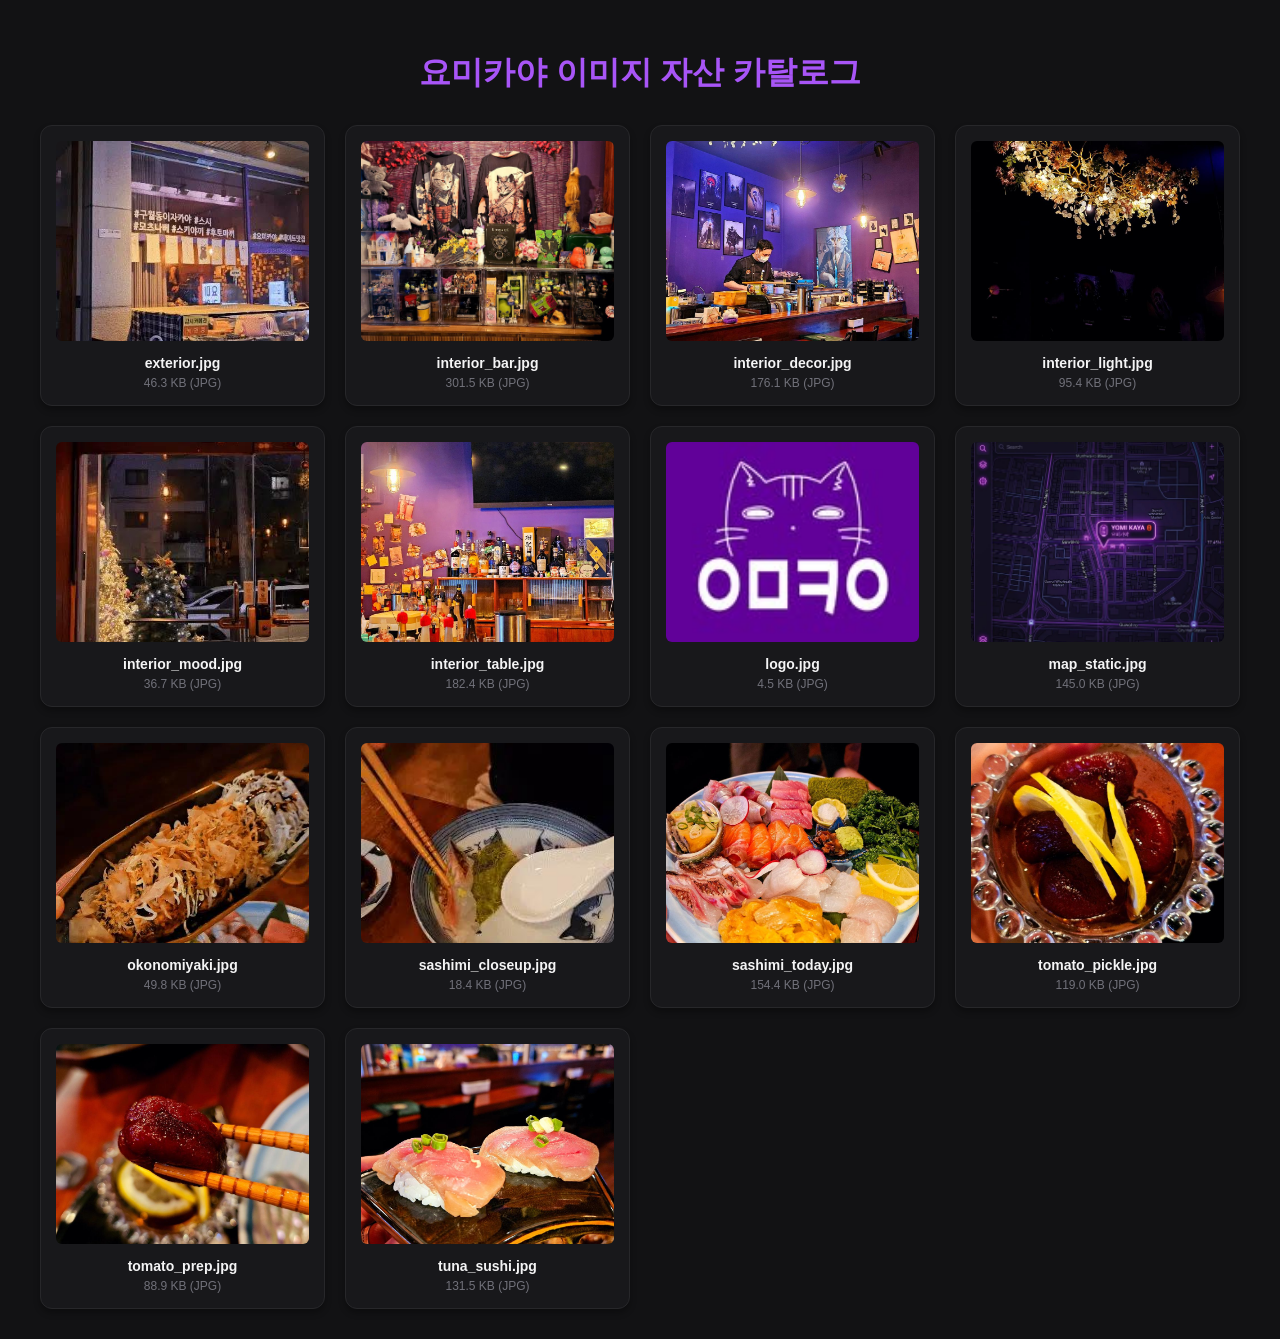
<file: catalog.html>
<!DOCTYPE html>
<html lang="ko">
<head>
    <meta charset="UTF-8">
    <meta name="viewport" content="width=device-width, initial-scale=1.0">
    <title>요미카야 이미지 자산 카탈로그</title>
    <style>
        body { font-family: 'Malgun Gothic', sans-serif; background: #121214; color: #e1e1e6; padding: 30px; margin: 0; }
        h1 { text-align: center; color: #a855f7; margin-bottom: 30px; }
        .grid { display: grid; grid-template-columns: repeat(auto-fill, minmax(280px, 1fr)); gap: 20px; max-width: 1200px; margin: 0 auto; }
        .card { background: #18181b; border: 1px solid #27272a; padding: 15px; border-radius: 12px; text-align: center; box-shadow: 0 4px 6px rgba(0,0,0,0.3); transition: transform 0.2s; }
        .card:hover { transform: translateY(-5px); border-color: #a855f7; }
        img, gif { width: 100%; height: 200px; object-fit: cover; border-radius: 6px; margin-bottom: 10px; background: #27272a; }
        .filename { font-weight: bold; color: #f4f4f5; font-size: 14px; margin-bottom: 5px; }
        .size { color: #71717a; font-size: 12px; }
    </style>
</head>
<body>
    <h1>요미카야 이미지 자산 카탈로그</h1>
    <div class="grid">
        <div class="card">
            <img src="assets/exterior.jpg" alt="exterior.jpg" loading="lazy"></img>
            <div class="filename">exterior.jpg</div>
            <div class="size">46.3 KB (JPG)</div>
        </div>
        <div class="card">
            <img src="assets/interior_bar.jpg" alt="interior_bar.jpg" loading="lazy"></img>
            <div class="filename">interior_bar.jpg</div>
            <div class="size">301.5 KB (JPG)</div>
        </div>
        <div class="card">
            <img src="assets/interior_decor.jpg" alt="interior_decor.jpg" loading="lazy"></img>
            <div class="filename">interior_decor.jpg</div>
            <div class="size">176.1 KB (JPG)</div>
        </div>
        <div class="card">
            <img src="assets/interior_light.jpg" alt="interior_light.jpg" loading="lazy"></img>
            <div class="filename">interior_light.jpg</div>
            <div class="size">95.4 KB (JPG)</div>
        </div>
        <div class="card">
            <img src="assets/interior_mood.jpg" alt="interior_mood.jpg" loading="lazy"></img>
            <div class="filename">interior_mood.jpg</div>
            <div class="size">36.7 KB (JPG)</div>
        </div>
        <div class="card">
            <img src="assets/interior_table.jpg" alt="interior_table.jpg" loading="lazy"></img>
            <div class="filename">interior_table.jpg</div>
            <div class="size">182.4 KB (JPG)</div>
        </div>
        <div class="card">
            <img src="assets/logo.jpg" alt="logo.jpg" loading="lazy"></img>
            <div class="filename">logo.jpg</div>
            <div class="size">4.5 KB (JPG)</div>
        </div>
        <div class="card">
            <img src="assets/map_static.jpg" alt="map_static.jpg" loading="lazy"></img>
            <div class="filename">map_static.jpg</div>
            <div class="size">145.0 KB (JPG)</div>
        </div>
        <div class="card">
            <img src="assets/okonomiyaki.jpg" alt="okonomiyaki.jpg" loading="lazy"></img>
            <div class="filename">okonomiyaki.jpg</div>
            <div class="size">49.8 KB (JPG)</div>
        </div>
        <div class="card">
            <img src="assets/sashimi_closeup.jpg" alt="sashimi_closeup.jpg" loading="lazy"></img>
            <div class="filename">sashimi_closeup.jpg</div>
            <div class="size">18.4 KB (JPG)</div>
        </div>
        <div class="card">
            <img src="assets/sashimi_today.jpg" alt="sashimi_today.jpg" loading="lazy"></img>
            <div class="filename">sashimi_today.jpg</div>
            <div class="size">154.4 KB (JPG)</div>
        </div>
        <div class="card">
            <img src="assets/tomato_pickle.jpg" alt="tomato_pickle.jpg" loading="lazy"></img>
            <div class="filename">tomato_pickle.jpg</div>
            <div class="size">119.0 KB (JPG)</div>
        </div>
        <div class="card">
            <img src="assets/tomato_prep.jpg" alt="tomato_prep.jpg" loading="lazy"></img>
            <div class="filename">tomato_prep.jpg</div>
            <div class="size">88.9 KB (JPG)</div>
        </div>
        <div class="card">
            <img src="assets/tuna_sushi.jpg" alt="tuna_sushi.jpg" loading="lazy"></img>
            <div class="filename">tuna_sushi.jpg</div>
            <div class="size">131.5 KB (JPG)</div>
        </div>
    </div>
</body>
</html>
</file>
<file: style.css>
/* ==========================================================================
   YOMI KAYA Izakaya Style Sheet
   Aesthetic: Mysterious Neon Purple & Warm Cozy Amber (Dark Izakaya Theme)
   ========================================================================== */

/* --------------------------------------------------------------------------
   1. Design Tokens & Variables
   -------------------------------------------------------------------------- */
:root {
    /* Color Palette */
    --bg-dark: #0a0710;
    --bg-card: rgba(22, 16, 35, 0.7);
    --bg-card-hover: rgba(36, 27, 56, 0.85);
    
    --primary: #9d4edd;
    --primary-glow: rgba(157, 78, 221, 0.5);
    --secondary: #ff9e00;
    --secondary-glow: rgba(255, 158, 0, 0.4);
    
    --purple-light: #c77dff;
    --purple-neon: #d500f9;
    --magenta-neon: #f50057;
    
    --border: rgba(157, 78, 221, 0.15);
    --border-hover: rgba(213, 0, 249, 0.4);
    
    --text-main: #f3f0f7;
    --text-muted: #a39cb4;
    --text-dark: #0f0b18;
    
    /* Fonts */
    --font-en: 'Outfit', -apple-system, BlinkMacSystemFont, sans-serif;
    --font-ko: 'Noto Sans KR', sans-serif;
    
    /* Layout */
    --header-height: 80px;
    --border-radius-lg: 20px;
    --border-radius-md: 12px;
    --border-radius-sm: 8px;
    --transition-smooth: all 0.4s cubic-bezier(0.16, 1, 0.3, 1);
    --transition-fast: all 0.2s ease;
}

/* --------------------------------------------------------------------------
   2. Reset & General Styles
   -------------------------------------------------------------------------- */
* {
    box-sizing: border-box;
    margin: 0;
    padding: 0;
}

html {
    scroll-behavior: smooth;
    scrollbar-width: thin;
    scrollbar-color: var(--primary) var(--bg-dark);
}

body {
    background-color: var(--bg-dark);
    color: var(--text-main);
    font-family: var(--font-ko);
    font-size: 16px;
    line-height: 1.6;
    overflow-x: hidden;
}

h1, h2, h3, h4, h5, h6 {
    font-family: var(--font-en);
    font-weight: 700;
    line-height: 1.2;
    color: #ffffff;
}

a {
    color: inherit;
    text-decoration: none;
    transition: var(--transition-fast);
}

img {
    max-width: 100%;
    height: auto;
    display: block;
}

ul {
    list-style: none;
}

button, input, select, textarea {
    font-family: inherit;
    font-size: inherit;
    color: inherit;
    background: none;
    border: none;
    outline: none;
}

/* Custom Scrollbar */
::-webkit-scrollbar {
    width: 8px;
}
::-webkit-scrollbar-track {
    background: var(--bg-dark);
}
::-webkit-scrollbar-thumb {
    background: var(--primary);
    border-radius: 4px;
}
::-webkit-scrollbar-thumb:hover {
    background: var(--purple-light);
}

/* --------------------------------------------------------------------------
   3. Utility Classes & Layout
   -------------------------------------------------------------------------- */
.container {
    width: 100%;
    max-width: 1200px;
    margin: 0 auto;
    padding: 0 24px;
}

.text-center { text-align: center; }
.mt-30 { margin-top: 30px; }

.section {
    padding: 100px 0;
    position: relative;
}

.section-subtitle {
    font-family: var(--font-en);
    color: var(--secondary);
    font-size: 14px;
    font-weight: 800;
    letter-spacing: 3px;
    margin-bottom: 12px;
    text-transform: uppercase;
    text-shadow: 0 0 10px var(--secondary-glow);
}

.section-title {
    font-family: var(--font-ko);
    font-size: 40px;
    font-weight: 900;
    margin-bottom: 24px;
    line-height: 1.3;
}

.section-text {
    color: var(--text-muted);
    font-size: 17px;
    margin-bottom: 30px;
}

.grid-layout-2 {
    display: grid;
    grid-template-columns: 1fr 1fr;
    gap: 60px;
    align-items: center;
}

/* Glassmorphism Card Base */
.glass-card {
    background: var(--bg-card);
    backdrop-filter: blur(16px);
    -webkit-backdrop-filter: blur(16px);
    border: 1px solid var(--border);
    border-radius: var(--border-radius-lg);
    box-shadow: 0 10px 30px rgba(0, 0, 0, 0.4);
    transition: var(--transition-smooth);
}

.glass-card:hover {
    border-color: var(--border-hover);
    box-shadow: 0 15px 40px rgba(157, 78, 221, 0.15);
}

/* Buttons */
.btn {
    display: inline-flex;
    align-items: center;
    justify-content: center;
    padding: 14px 28px;
    border-radius: 50px;
    font-weight: 700;
    cursor: pointer;
    position: relative;
    overflow: hidden;
    transition: var(--transition-smooth);
    font-size: 15px;
}

.btn-primary {
    background: linear-gradient(135deg, var(--primary), #7b2cbf);
    color: #ffffff;
    box-shadow: 0 0 15px var(--primary-glow);
}

.btn-primary::before {
    content: '';
    position: absolute;
    top: 0;
    left: -100%;
    width: 100%;
    height: 100%;
    background: linear-gradient(90deg, transparent, rgba(255, 255, 255, 0.2), transparent);
    transition: 0.5s;
}

.btn-primary:hover::before {
    left: 100%;
}

.btn-primary:hover {
    transform: translateY(-2px);
    box-shadow: 0 0 25px var(--primary), 0 0 5px rgba(255, 255, 255, 0.5);
}

.btn-secondary {
    background: transparent;
    color: var(--text-main);
    border: 1px solid var(--primary);
}

.btn-secondary:hover {
    background: rgba(157, 78, 221, 0.1);
    border-color: var(--purple-light);
    transform: translateY(-2px);
}

.btn-block {
    width: 100%;
}

.rounded-img {
    border-radius: var(--border-radius-lg);
    width: 100%;
    object-fit: cover;
}

.img-shadow {
    box-shadow: 0 15px 35px rgba(0,0,0,0.6);
}

/* Gradient Text */
.text-gradient-purple {
    background: linear-gradient(135deg, #ffffff 30%, var(--purple-light) 70%, var(--purple-neon) 100%);
    -webkit-background-clip: text;
    -webkit-text-fill-color: transparent;
}

/* --------------------------------------------------------------------------
   4. Header Navigation
   -------------------------------------------------------------------------- */
#site-header {
    position: fixed;
    top: 0;
    left: 0;
    width: 100%;
    height: var(--header-height);
    z-index: 1000;
    background: rgba(10, 7, 16, 0.5);
    backdrop-filter: blur(12px);
    -webkit-backdrop-filter: blur(12px);
    border-bottom: 1px solid rgba(157, 78, 221, 0.1);
    transition: var(--transition-smooth);
}

#site-header.scrolled {
    height: 70px;
    background: rgba(10, 7, 16, 0.9);
    border-bottom-color: rgba(157, 78, 221, 0.25);
    box-shadow: 0 5px 20px rgba(0, 0, 0, 0.3);
}

.navbar {
    display: flex;
    align-items: center;
    justify-content: space-between;
    height: 100%;
}

.logo-link {
    display: flex;
    align-items: center;
    gap: 10px;
    color: #ffffff;
    font-size: 22px;
    font-weight: 900;
    letter-spacing: 1.5px;
    font-family: var(--font-en);
}

.logo-neon-text {
    text-shadow: 0 0 8px rgba(157, 78, 221, 0.8), 0 0 20px rgba(157, 78, 221, 0.4);
    animation: neon-flicker 5s infinite alternate;
}

.logo-cat-svg {
    color: var(--primary);
    filter: drop-shadow(0 0 5px var(--primary-glow));
    transition: var(--transition-smooth);
}

.logo-link:hover .logo-cat-svg {
    color: var(--secondary);
    filter: drop-shadow(0 0 8px var(--secondary-glow));
    transform: rotate(10deg) scale(1.1);
}

.nav-menu {
    display: flex;
    gap: 32px;
}

.nav-item {
    font-size: 15px;
    font-weight: 500;
    color: var(--text-muted);
    position: relative;
    padding: 8px 0;
}

.nav-item::after {
    content: '';
    position: absolute;
    bottom: 0;
    left: 0;
    width: 0;
    height: 2px;
    background-color: var(--primary);
    transition: var(--transition-fast);
}

.nav-item:hover, .nav-item.active {
    color: #ffffff;
}

.nav-item:hover::after, .nav-item.active::after {
    width: 100%;
}

.mobile-toggle {
    display: none;
    flex-direction: column;
    gap: 6px;
    cursor: pointer;
    z-index: 1100;
}

.mobile-toggle .bar {
    width: 25px;
    height: 3px;
    background-color: var(--text-main);
    border-radius: 2px;
    transition: var(--transition-fast);
}

/* --------------------------------------------------------------------------
   5. Hero Section
   -------------------------------------------------------------------------- */
.hero-section {
    height: 100vh;
    display: flex;
    align-items: center;
    position: relative;
    overflow: hidden;
    padding-top: var(--header-height);
}

.hero-bg-overlay {
    position: absolute;
    top: 0;
    left: 0;
    width: 100%;
    height: 100%;
    background-size: cover;
    background-position: center;
    filter: brightness(0.25) saturate(1.2);
    transform: scale(1.05);
    z-index: 1;
}

.hero-bg-overlay::after {
    content: '';
    position: absolute;
    top: 0;
    left: 0;
    width: 100%;
    height: 100%;
    background: linear-gradient(to bottom, 
        rgba(10, 7, 16, 0.4) 0%, 
        rgba(10, 7, 16, 0.8) 70%, 
        var(--bg-dark) 100%
    );
}

.hero-content {
    position: relative;
    z-index: 2;
    display: grid;
    grid-template-columns: 1.2fr 0.8fr;
    gap: 40px;
    align-items: center;
    width: 100%;
}

.hero-text-wrapper {
    max-width: 650px;
}

.hero-tagline {
    font-family: var(--font-ko);
    font-weight: 700;
    font-size: 18px;
    color: var(--purple-light);
    letter-spacing: 4px;
    margin-bottom: 16px;
    text-transform: uppercase;
}

.neon-purple-glow {
    text-shadow: 0 0 10px rgba(199, 125, 255, 0.6);
}

.hero-title {
    font-family: var(--font-ko);
    font-size: 64px;
    font-weight: 900;
    margin-bottom: 24px;
    line-height: 1.1;
}

.hero-description {
    font-size: 18px;
    color: var(--text-muted);
    margin-bottom: 40px;
    line-height: 1.7;
}

.hero-buttons {
    display: flex;
    gap: 16px;
}

.hero-badge-wrapper {
    display: flex;
    justify-content: flex-end;
}

.hero-badge {
    padding: 24px;
    display: flex;
    align-items: center;
    gap: 20px;
    max-width: 320px;
    border-color: rgba(255, 158, 0, 0.2);
}

.badge-icon {
    font-size: 40px;
    filter: drop-shadow(0 0 10px rgba(255, 158, 0, 0.5));
}

.badge-text h4 {
    font-size: 16px;
    color: var(--secondary);
    margin-bottom: 4px;
}

.badge-text p {
    font-size: 13px;
    color: var(--text-muted);
    line-height: 1.4;
}

.hero-scroll-indicator {
    position: absolute;
    bottom: 40px;
    left: 50%;
    transform: translateX(-50%);
    z-index: 2;
    opacity: 0.8;
    transition: var(--transition-fast);
}

.hero-scroll-indicator:hover {
    opacity: 1;
}

.mouse-icon {
    display: block;
    width: 26px;
    height: 42px;
    border: 2px solid var(--text-muted);
    border-radius: 20px;
    position: relative;
}

.scroll-wheel {
    display: block;
    width: 4px;
    height: 8px;
    background-color: var(--primary);
    border-radius: 2px;
    position: absolute;
    top: 8px;
    left: 50%;
    transform: translateX(-50%);
    animation: scroll-anim 2s infinite;
}

/* --------------------------------------------------------------------------
   6. Story Section
   -------------------------------------------------------------------------- */
.story-section {
    background: linear-gradient(180deg, var(--bg-dark) 0%, #0e0a17 50%, var(--bg-dark) 100%);
}

.story-image-container {
    position: relative;
    height: 500px;
}

.image-stack {
    position: relative;
    width: 100%;
    height: 100%;
}

.image-stack-item {
    position: absolute;
    border-radius: var(--border-radius-lg);
    overflow: hidden;
}

.item-main {
    top: 0;
    left: 0;
    width: 75%;
    height: 80%;
    z-index: 2;
}

.item-main img {
    height: 100%;
    width: 100%;
    object-fit: cover;
}

.item-sub {
    bottom: 0;
    right: 0;
    width: 60%;
    height: 60%;
    z-index: 1;
    border: 3px solid #0e0a17;
}

.item-sub img {
    height: 100%;
    width: 100%;
    object-fit: cover;
}

.story-features {
    display: grid;
    grid-template-columns: 1fr;
    gap: 20px;
    margin-top: 40px;
}

.feature-item {
    display: flex;
    gap: 20px;
    align-items: flex-start;
}

.feature-icon {
    font-size: 24px;
    padding: 10px;
    background: rgba(157, 78, 221, 0.1);
    border-radius: var(--border-radius-sm);
    color: var(--primary);
    border: 1px solid rgba(157, 78, 221, 0.2);
}

.feature-item h4 {
    font-size: 16px;
    margin-bottom: 4px;
    color: #ffffff;
}

.feature-item p {
    font-size: 14px;
    color: var(--text-muted);
}

/* --------------------------------------------------------------------------
   7. Signature Menu Section
   -------------------------------------------------------------------------- */
.menu-section {
    background-color: var(--bg-dark);
}

.section-header {
    max-width: 600px;
    margin: 0 auto 50px auto;
}

.section-header-text {
    color: var(--text-muted);
    font-size: 16px;
    margin-top: 12px;
}

.menu-filters {
    display: flex;
    justify-content: center;
    gap: 12px;
    margin-bottom: 50px;
    flex-wrap: wrap;
}

.filter-btn {
    padding: 10px 24px;
    border-radius: 30px;
    background: rgba(22, 16, 35, 0.5);
    border: 1px solid rgba(157, 78, 221, 0.15);
    cursor: pointer;
    font-weight: 500;
    font-size: 14px;
    transition: var(--transition-fast);
}

.filter-btn:hover {
    border-color: var(--primary);
    color: #ffffff;
}

.filter-btn.active {
    background: var(--primary);
    border-color: var(--primary);
    color: #ffffff;
    box-shadow: 0 0 15px rgba(157, 78, 221, 0.4);
}

.menu-grid {
    display: grid;
    grid-template-columns: repeat(auto-fill, minmax(350px, 1fr));
    gap: 30px;
}

.menu-card {
    display: flex;
    flex-direction: column;
    overflow: hidden;
    height: 100%;
}

.menu-image-wrapper {
    position: relative;
    height: 240px;
    overflow: hidden;
    background: #120e1c;
}

.menu-img {
    width: 100%;
    height: 100%;
    object-fit: cover;
    transition: transform 0.6s cubic-bezier(0.16, 1, 0.3, 1);
}

.menu-card:hover .menu-img {
    transform: scale(1.08);
}

.menu-badge {
    position: absolute;
    top: 16px;
    left: 16px;
    padding: 6px 14px;
    border-radius: 20px;
    font-size: 12px;
    font-weight: 700;
    color: #ffffff;
    background: var(--primary);
    box-shadow: 0 4px 10px rgba(0,0,0,0.3);
}

.menu-badge.highlight {
    background: var(--secondary);
    box-shadow: 0 4px 10px rgba(255, 158, 0, 0.3);
}

.menu-info {
    padding: 24px;
    flex-grow: 1;
    display: flex;
    flex-direction: column;
}

.menu-header {
    display: flex;
    justify-content: space-between;
    align-items: flex-start;
    margin-bottom: 12px;
    gap: 15px;
}

.menu-item-title {
    font-size: 18px;
    font-weight: 700;
    color: #ffffff;
}

.menu-item-price {
    font-family: var(--font-en);
    font-size: 18px;
    color: var(--secondary);
    font-weight: 700;
    white-space: nowrap;
}

.menu-item-desc {
    color: var(--text-muted);
    font-size: 14px;
    line-height: 1.6;
    margin-bottom: 20px;
    flex-grow: 1;
}

.menu-tags {
    display: flex;
    gap: 8px;
}

.menu-tags span {
    font-size: 11px;
    padding: 4px 10px;
    background: rgba(157, 78, 221, 0.1);
    color: var(--purple-light);
    border-radius: 4px;
    font-weight: 500;
}

/* Custom Drink/Highball Graphic Placeholder */
.drink-placeholder {
    width: 100%;
    height: 100%;
    background: linear-gradient(180deg, #1b1429 0%, #2f1d47 100%);
    display: flex;
    align-items: center;
    justify-content: center;
    position: relative;
    overflow: hidden;
}

.drink-icon {
    font-size: 70px;
    z-index: 2;
    filter: drop-shadow(0 0 15px rgba(255, 158, 0, 0.6));
    animation: floating-icon 3s ease-in-out infinite;
}

.highball-bubble-effect {
    position: absolute;
    bottom: 0;
    left: 0;
    width: 100%;
    height: 100%;
    background: radial-gradient(circle, transparent 20%, rgba(255, 158, 0, 0.05) 80%);
}

.highball-bubble-effect::after {
    content: '';
    position: absolute;
    bottom: -100px;
    left: 0;
    width: 100%;
    height: 200px;
    background: radial-gradient(circle, rgba(255, 158, 0, 0.15) 0%, transparent 60%);
    animation: bubbles-up 6s linear infinite;
}

/* --------------------------------------------------------------------------
   8. Instagram Grid Section
   -------------------------------------------------------------------------- */
.instagram-section {
    background: linear-gradient(180deg, var(--bg-dark) 0%, #110d22 100%);
}

.instagram-grid {
    display: grid;
    grid-template-columns: repeat(3, 1fr);
    gap: 20px;
    margin-top: 40px;
}

.insta-item {
    position: relative;
    aspect-ratio: 1 / 1;
    border-radius: var(--border-radius-md);
    overflow: hidden;
    box-shadow: 0 5px 15px rgba(0,0,0,0.3);
}

.insta-item img {
    width: 100%;
    height: 100%;
    object-fit: cover;
    transition: transform 0.8s cubic-bezier(0.16, 1, 0.3, 1);
}

.insta-overlay {
    position: absolute;
    top: 0;
    left: 0;
    width: 100%;
    height: 100%;
    background: rgba(13, 8, 24, 0.8);
    backdrop-filter: blur(4px);
    -webkit-backdrop-filter: blur(4px);
    display: flex;
    justify-content: center;
    align-items: center;
    gap: 24px;
    opacity: 0;
    transition: var(--transition-smooth);
    color: #ffffff;
    font-size: 16px;
    font-weight: 700;
}

.insta-overlay svg {
    margin-right: 4px;
    vertical-align: middle;
}

.insta-likes, .insta-comments {
    display: inline-flex;
    align-items: center;
    transform: translateY(10px);
    transition: var(--transition-smooth);
}

.insta-item:hover img {
    transform: scale(1.06);
}

.insta-item:hover .insta-overlay {
    opacity: 1;
}

.insta-item:hover .insta-likes, .insta-item:hover .insta-comments {
    transform: translateY(0);
}

.insta-likes:hover {
    color: var(--magenta-neon);
}

.insta-btn-follow {
    border-color: rgba(213, 0, 249, 0.3);
}

/* --------------------------------------------------------------------------
   9. Find Us (Map & Operating Info) Section
   -------------------------------------------------------------------------- */
.location-section {
    background-color: var(--bg-dark);
}

.info-list {
    display: flex;
    flex-direction: column;
    gap: 30px;
    margin-top: 30px;
}

.info-item {
    display: flex;
    gap: 20px;
}

.info-icon {
    display: flex;
    align-items: center;
    justify-content: center;
    width: 44px;
    height: 44px;
    border-radius: 50%;
    background: rgba(157, 78, 221, 0.1);
    color: var(--primary);
    border: 1px solid rgba(157, 78, 221, 0.25);
    flex-shrink: 0;
    font-size: 18px;
    box-shadow: 0 0 10px rgba(157, 78, 221, 0.15);
}

.info-item h4 {
    font-size: 15px;
    color: var(--text-muted);
    margin-bottom: 6px;
    text-transform: uppercase;
    letter-spacing: 1px;
}

.info-item p {
    font-size: 16px;
    color: #ffffff;
    line-height: 1.5;
}

.closed-tag {
    display: inline-block;
    font-size: 12px;
    color: var(--magenta-neon);
    background: rgba(245, 0, 87, 0.1);
    border: 1px solid rgba(245, 0, 87, 0.25);
    padding: 2px 8px;
    border-radius: 4px;
    margin-top: 8px;
    font-weight: 700;
}

.map-section-wrapper {
    height: 100%;
    min-height: 400px;
    position: relative;
    border-radius: var(--border-radius-lg);
    overflow: hidden;
}

#map {
    width: 100%;
    height: 100%;
    min-height: 400px;
    border-radius: var(--border-radius-lg);
    background: #110d22;
    z-index: 10;
    border: 1px solid var(--border);
    /* Dark Skinned Map Filters */
    filter: invert(90%) hue-rotate(185deg) brightness(85%) contrast(110%) saturate(120%) opacity(0.85);
}

/* Customizing Leaflet styling to match dark neon theme */
.leaflet-container {
    background: #0a0710 !important;
}
.leaflet-bar a {
    background-color: var(--bg-card) !important;
    color: #ffffff !important;
    border-bottom: 1px solid var(--border) !important;
    backdrop-filter: blur(10px);
}
.leaflet-bar a:hover {
    background-color: var(--primary) !important;
}

/* --------------------------------------------------------------------------
   10. Footer
   -------------------------------------------------------------------------- */
#site-footer {
    background-color: #050308;
    padding: 60px 0;
    border-top: 1px solid rgba(157, 78, 221, 0.1);
}

.footer-content {
    max-width: 600px;
    margin: 0 auto;
}

.footer-logo {
    font-family: var(--font-en);
    font-size: 28px;
    font-weight: 900;
    letter-spacing: 2px;
    color: #ffffff;
    margin-bottom: 10px;
    text-shadow: 0 0 10px var(--primary-glow);
}

.footer-meta {
    font-size: 14px;
    color: var(--text-muted);
    margin-bottom: 30px;
}

.footer-social-links {
    display: flex;
    justify-content: center;
    gap: 20px;
    margin-bottom: 40px;
}

.footer-social-links a {
    display: flex;
    align-items: center;
    justify-content: center;
    width: 44px;
    height: 44px;
    border-radius: 50%;
    background: rgba(255, 255, 255, 0.03);
    border: 1px solid rgba(255,255,255,0.08);
    color: var(--text-muted);
}

.footer-social-links a:hover {
    color: #ffffff;
    background: var(--primary);
    border-color: var(--primary);
    box-shadow: 0 0 15px var(--primary);
    transform: translateY(-2px);
}

.copyright {
    font-size: 12px;
    color: #555162;
}

/* --------------------------------------------------------------------------
   11. Reservation Modal
   -------------------------------------------------------------------------- */
.modal-overlay {
    position: fixed;
    top: 0;
    left: 0;
    width: 100%;
    height: 100%;
    background: rgba(10, 7, 16, 0.85);
    backdrop-filter: blur(12px);
    -webkit-backdrop-filter: blur(12px);
    z-index: 2000;
    display: flex;
    justify-content: center;
    align-items: center;
    opacity: 0;
    pointer-events: none;
    transition: opacity 0.4s ease;
    padding: 20px;
}

.modal-overlay.open {
    opacity: 1;
    pointer-events: auto;
}

.modal-container {
    width: 100%;
    max-width: 580px;
    background: rgba(22, 16, 35, 0.9);
    border-color: rgba(157, 78, 221, 0.3);
    position: relative;
    transform: scale(0.9);
    transition: transform 0.4s cubic-bezier(0.16, 1, 0.3, 1);
    max-height: 90vh;
    overflow-y: auto;
}

.modal-overlay.open .modal-container {
    transform: scale(1);
    box-shadow: 0 0 40px rgba(157, 78, 221, 0.3);
}

.modal-close-btn {
    position: absolute;
    top: 20px;
    right: 20px;
    width: 40px;
    height: 40px;
    border-radius: 50%;
    background: rgba(255, 255, 255, 0.05);
    display: flex;
    align-items: center;
    justify-content: center;
    cursor: pointer;
    color: var(--text-muted);
    transition: var(--transition-fast);
}

.modal-close-btn:hover {
    color: #ffffff;
    background: rgba(255, 255, 255, 0.15);
    transform: rotate(90deg);
}

.modal-body {
    padding: 40px;
}

.modal-header {
    margin-bottom: 30px;
}

.modal-tag {
    font-family: var(--font-en);
    font-size: 11px;
    font-weight: 800;
    letter-spacing: 2px;
    color: var(--secondary);
    text-shadow: 0 0 5px var(--secondary-glow);
}

.modal-title {
    font-size: 28px;
    font-weight: 900;
    margin: 8px 0;
}

.modal-subtitle {
    color: var(--text-muted);
    font-size: 14px;
}

/* Form Styles */
.form-group {
    margin-bottom: 20px;
}

.form-row {
    display: grid;
    grid-template-columns: 1fr 1fr;
    gap: 20px;
}

.form-group label {
    display: block;
    font-size: 13px;
    font-weight: 700;
    color: var(--text-muted);
    margin-bottom: 8px;
    text-transform: uppercase;
}

.form-group input, 
.form-group select, 
.form-group textarea {
    width: 100%;
    padding: 12px 16px;
    border-radius: var(--border-radius-sm);
    background: rgba(10, 7, 16, 0.6);
    border: 1px solid rgba(157, 78, 221, 0.2);
    color: #ffffff;
    font-size: 15px;
    transition: var(--transition-fast);
}

.form-group input:focus, 
.form-group select:focus, 
.form-group textarea:focus {
    border-color: var(--purple-light);
    box-shadow: 0 0 10px rgba(157, 78, 221, 0.25);
    background: rgba(10, 7, 16, 0.8);
}

.form-group select option {
    background-color: var(--bg-dark);
    color: #ffffff;
}

.form-notice {
    background: rgba(255, 158, 0, 0.05);
    border-left: 3px solid var(--secondary);
    padding: 12px 16px;
    border-radius: 0 var(--border-radius-sm) var(--border-radius-sm) 0;
    margin-bottom: 30px;
}

.form-notice p {
    font-size: 12px;
    color: var(--text-muted);
    margin-bottom: 4px;
}
.form-notice p:last-child { margin-bottom: 0; }

/* Modal Success State */
.modal-success-state {
    text-align: center;
    padding: 20px 0;
}

.success-icon-anim {
    width: 80px;
    height: 80px;
    margin: 0 auto 24px auto;
}

.checkmark-svg {
    width: 80px;
    height: 80px;
    border-radius: 50%;
    stroke: var(--primary);
    stroke-width: 4;
    stroke-miterlimit: 10;
    box-shadow: inset 0px 0px 0px var(--primary);
}

.checkmark-circle {
    stroke-dasharray: 166;
    stroke-dashoffset: 166;
    stroke-width: 4;
    stroke-miterlimit: 10;
    stroke: var(--primary);
    fill: none;
    animation: stroke 0.6s cubic-bezier(0.65, 0, 0.45, 1) forwards;
}

.checkmark-check {
    transform-origin: 50% 50%;
    stroke-dasharray: 48;
    stroke-dashoffset: 48;
    stroke: #ffffff;
    animation: stroke 0.3s cubic-bezier(0.65, 0, 0.45, 1) 0.8s forwards;
}

.modal-success-state h3 {
    font-size: 22px;
    font-weight: 800;
    margin-bottom: 12px;
}

.success-info {
    color: var(--text-muted);
    font-size: 14px;
    margin-bottom: 30px;
}

.booking-receipt {
    padding: 20px;
    margin-bottom: 35px;
    border-color: rgba(255, 158, 0, 0.15);
    text-align: left;
}

.receipt-row {
    font-size: 15px;
    margin-bottom: 10px;
    border-bottom: 1px dashed rgba(255, 255, 255, 0.05);
    padding-bottom: 10px;
}
.receipt-row:last-child {
    margin-bottom: 0;
    border-bottom: none;
    padding-bottom: 0;
}

.receipt-row strong {
    color: var(--text-muted);
    margin-right: 8px;
    font-weight: 500;
}

/* --------------------------------------------------------------------------
   12. Keyframe Animations
   -------------------------------------------------------------------------- */
@keyframes neon-flicker {
    0%, 19%, 21%, 23%, 25%, 54%, 56%, 100% {
        text-shadow: 0 0 8px rgba(157, 78, 221, 0.8), 0 0 20px rgba(157, 78, 221, 0.4);
    }
    20%, 24%, 55% {
        text-shadow: none;
        opacity: 0.7;
    }
}

@keyframes scroll-anim {
    0% {
        opacity: 1;
        transform: translate(-50%, 0);
    }
    50% {
        opacity: 0.3;
        transform: translate(-50%, 15px);
    }
    100% {
        opacity: 1;
        transform: translate(-50%, 0);
    }
}

@keyframes floating-anim {
    0% {
        transform: translateY(0px);
    }
    50% {
        transform: translateY(-12px);
    }
    100% {
        transform: translateY(0px);
    }
}

@keyframes floating-anim-reverse {
    0% {
        transform: translateY(0px);
    }
    50% {
        transform: translateY(12px);
    }
    100% {
        transform: translateY(0px);
    }
}

@keyframes floating-icon {
    0% { transform: translateY(0) rotate(0deg); }
    50% { transform: translateY(-10px) rotate(5deg); }
    100% { transform: translateY(0) rotate(0deg); }
}

@keyframes bubbles-up {
    0% { transform: translateY(0); opacity: 0; }
    20% { opacity: 0.4; }
    90% { opacity: 0.4; }
    100% { transform: translateY(-300px); opacity: 0; }
}

@keyframes stroke {
    100% {
        stroke-dashoffset: 0;
    }
}

.floating-anim {
    animation: floating-anim 6s ease-in-out infinite;
}

.floating-anim-reverse {
    animation: floating-anim-reverse 6s ease-in-out infinite;
}

/* Scroll Fade In Animation Classes */
.fade-in-section {
    opacity: 0;
    transform: translateY(30px);
    transition: opacity 0.8s ease-out, transform 0.8s ease-out;
}

.fade-in-section.is-visible {
    opacity: 1;
    transform: translateY(0);
}


/* --------------------------------------------------------------------------
   8b. Naver Reviews Section
   -------------------------------------------------------------------------- */
.reviews-section {
    background: linear-gradient(180deg, var(--bg-dark) 0%, #110d22 50%, var(--bg-dark) 100%);
}

.reviews-keywords-wrapper {
    padding-right: 20px;
}

.keyword-bars {
    display: flex;
    flex-direction: column;
    gap: 20px;
    margin-top: 30px;
}

.keyword-bar-item {
    display: flex;
    flex-direction: column;
    gap: 8px;
}

.bar-info {
    display: flex;
    justify-content: space-between;
    font-size: 15px;
    font-weight: 500;
    color: var(--text-main);
}

.bar-track {
    width: 100%;
    height: 8px;
    background: rgba(255, 255, 255, 0.05);
    border-radius: 4px;
    overflow: hidden;
}

.bar-fill {
    height: 100%;
    background: linear-gradient(90deg, var(--primary), var(--purple-light));
    border-radius: 4px;
    width: 0%;
    transition: width 1.5s cubic-bezier(0.1, 1, 0.1, 1);
    box-shadow: 0 0 10px var(--primary-glow);
}

/* Scroll-triggered progress bar fill */
.reviews-section.is-visible .keyword-bar-item:nth-child(1) .bar-fill { width: 94%; }
.reviews-section.is-visible .keyword-bar-item:nth-child(2) .bar-fill { width: 89%; }
.reviews-section.is-visible .keyword-bar-item:nth-child(3) .bar-fill { width: 85%; }
.reviews-section.is-visible .keyword-bar-item:nth-child(4) .bar-fill { width: 82%; }
.reviews-section.is-visible .keyword-bar-item:nth-child(5) .bar-fill { width: 78%; }

.reviews-cards-wrapper {
    display: flex;
    flex-direction: column;
    gap: 24px;
}

.reviews-header-info {
    background: rgba(157, 78, 221, 0.05);
    border: 1px dashed rgba(157, 78, 221, 0.25);
    border-radius: var(--border-radius-md);
    padding: 15px 20px;
    margin-bottom: 10px;
}

.rating-stars-total {
    display: flex;
    align-items: center;
    gap: 12px;
    flex-wrap: wrap;
}

.rating-number {
    font-family: var(--font-en);
    font-size: 26px;
    font-weight: 800;
    color: var(--secondary);
    text-shadow: 0 0 10px var(--secondary-glow);
}

.stars-gold {
    color: var(--secondary);
    letter-spacing: 2px;
    font-size: 18px;
}

.reviews-count {
    font-size: 13px;
    color: var(--text-muted);
}

.review-card-list {
    display: flex;
    flex-direction: column;
    gap: 20px;
}

.reviews-cards-wrapper .review-card {
    padding: 20px 24px;
    transition: var(--transition-smooth);
    display: flex;
    gap: 20px;
    align-items: center;
    justify-content: space-between;
}

.reviews-cards-wrapper .review-card:hover {
    transform: translateX(5px);
    border-color: var(--border-hover);
}

.review-card-content {
    flex-grow: 1;
    flex-basis: 75%;
}

.review-card-image {
    flex-basis: 80px;
    width: 80px;
    height: 80px;
    border-radius: var(--border-radius-md);
    overflow: hidden;
    flex-shrink: 0;
    border: 1px solid var(--border);
}

.review-card-image img {
    width: 100%;
    height: 100%;
    object-fit: cover;
    transition: var(--transition-smooth);
}

.review-card:hover .review-card-image img {
    transform: scale(1.1);
}

.review-card-header {
    display: flex;
    justify-content: space-between;
    margin-bottom: 12px;
    font-size: 14px;
    flex-wrap: wrap;
    gap: 5px;
}

.reviewer-name {
    color: var(--text-main);
    font-weight: 600;
}

.review-rating {
    color: var(--secondary);
}

.review-card-text {
    color: var(--text-muted);
    font-size: 14px;
    line-height: 1.6;
    font-style: italic;
}

/* --------------------------------------------------------------------------
   13. Responsive Styles
   -------------------------------------------------------------------------- */
@media (max-width: 1024px) {
    .hero-title {
        font-size: 54px;
    }
    .grid-layout-2 {
        gap: 40px;
    }
    .instagram-grid {
        gap: 15px;
    }
}

@media (max-width: 768px) {
    :root {
        --header-height: 70px;
    }
    
    .section {
        padding: 70px 0;
    }
    
    .grid-layout-2 {
        grid-template-columns: 1fr;
        gap: 50px;
    }
    
    /* Mobile Navigation */
    .mobile-toggle {
        display: flex;
    }
    
    .nav-menu {
        position: fixed;
        top: 0;
        right: -100%;
        width: 280px;
        height: 100vh;
        background: #0d0b12;
        border-left: 1px solid var(--border);
        flex-direction: column;
        padding: 100px 40px;
        gap: 30px;
        transition: var(--transition-smooth);
        z-index: 1050;
    }
    
    .nav-menu.open {
        right: 0;
        box-shadow: -10px 0 30px rgba(0, 0, 0, 0.5);
    }
    
    .mobile-toggle.open .bar:nth-child(1) {
        transform: rotate(45deg) translate(6px, 6px);
    }
    
    .mobile-toggle.open .bar:nth-child(2) {
        opacity: 0;
    }
    
    .mobile-toggle.open .bar:nth-child(3) {
        transform: rotate(-45deg) translate(6px, -7px);
    }
    
    .btn-nav-reserve {
        display: none; /* Hide reserve button in navbar on mobile, show in menu or just hero */
    }
    
    /* Hero */
    .hero-content {
        grid-template-columns: 1fr;
        text-align: center;
        padding-top: 50px;
    }
    
    .hero-text-wrapper {
        margin: 0 auto;
    }
    
    .hero-buttons {
        justify-content: center;
    }
    
    .hero-badge-wrapper {
        justify-content: center;
        margin-top: 20px;
    }
    
    /* Story Stack */
    .story-image-container {
        height: 380px;
        order: 2; /* Move image below text on mobile */
    }
    
    .item-main {
        width: 80%;
        height: 85%;
    }
    
    .item-sub {
        width: 55%;
        height: 55%;
    }
    
    /* Menu Grid */
    .menu-grid {
        grid-template-columns: 1fr;
    }
    
    /* Instagram Grid */
    .instagram-grid {
        grid-template-columns: repeat(2, 1fr);
    }
    
    .map-section-wrapper {
        min-height: 300px;
    }
    
    #map {
        min-height: 300px;
    }
}

@media (max-width: 480px) {
    .hero-title {
        font-size: 42px;
    }
    
    .hero-buttons {
        flex-direction: column;
        width: 100%;
        gap: 12px;
    }
    
    .hero-buttons .btn {
        width: 100%;
    }
    
    .instagram-grid {
        grid-template-columns: 1fr;
    }
    
    .form-row {
        grid-template-columns: 1fr;
        gap: 0;
    }
    
    .modal-body {
        padding: 30px 20px;
    }
    
    .modal-title {
        font-size: 24px;
    }

    .reviews-cards-wrapper .review-card {
        flex-direction: column-reverse;
        align-items: stretch;
        gap: 15px;
    }

    .review-card-image {
        width: 100%;
        height: 140px;
        flex-basis: 140px;
    }
}

/* ==========================================================================
   14. Background Music (BGM) Widget
   ========================================================================== */
.bgm-widget {
    position: fixed;
    bottom: 30px;
    left: 30px;
    z-index: 1000;
    display: flex;
    align-items: center;
    gap: 12px;
    background: rgba(15, 12, 28, 0.85);
    border: 1px solid rgba(157, 78, 221, 0.3);
    padding: 10px 16px;
    border-radius: 40px;
    backdrop-filter: blur(12px);
    box-shadow: 0 8px 32px rgba(0, 0, 0, 0.5), 0 0 15px rgba(157, 78, 221, 0.15);
    transition: all 0.3s cubic-bezier(0.4, 0, 0.2, 1);
}

.bgm-widget:hover {
    border-color: var(--primary);
    box-shadow: 0 8px 32px rgba(0, 0, 0, 0.6), 0 0 25px rgba(157, 78, 221, 0.3);
    transform: translateY(-2px);
}

.bgm-btn {
    width: 36px;
    height: 36px;
    border-radius: 50%;
    background: linear-gradient(135deg, var(--primary), var(--purple-light));
    border: none;
    color: #ffffff;
    display: flex;
    align-items: center;
    justify-content: center;
    cursor: pointer;
    box-shadow: 0 0 10px rgba(157, 78, 221, 0.5);
    transition: all 0.3s ease;
}

.bgm-btn:hover {
    transform: scale(1.1);
    box-shadow: 0 0 15px rgba(157, 78, 221, 0.8);
}

.bgm-info {
    display: flex;
    flex-direction: column;
    gap: 2px;
}

.bgm-title {
    font-size: 11px;
    font-weight: 700;
    color: var(--text-main);
    letter-spacing: 0.5px;
    white-space: nowrap;
}

.bgm-status {
    font-size: 9px;
    color: var(--text-muted);
    text-transform: uppercase;
    letter-spacing: 1px;
}

/* Equalizer animation when BGM is playing */
.bgm-equalizer {
    display: flex;
    align-items: flex-end;
    gap: 3px;
    height: 14px;
    width: 16px;
}

.bgm-equalizer span {
    display: block;
    width: 2px;
    background-color: var(--secondary);
    border-radius: 1px;
    height: 3px;
    transition: height 0.2s ease;
}

.bgm-widget.playing .bgm-equalizer span {
    animation: eq-bar 1.2s ease-in-out infinite alternate;
}

.bgm-widget.playing .bgm-equalizer span:nth-child(1) { animation-delay: 0.1s; }
.bgm-widget.playing .bgm-equalizer span:nth-child(2) { animation-delay: 0.4s; }
.bgm-widget.playing .bgm-equalizer span:nth-child(3) { animation-delay: 0.2s; }
.bgm-widget.playing .bgm-equalizer span:nth-child(4) { animation-delay: 0.6s; }

@keyframes eq-bar {
    0% { height: 3px; }
    100% { height: 14px; }
}

@media (max-width: 480px) {
    .bgm-widget {
        bottom: 20px;
        left: 20px;
        padding: 8px 12px;
    }
    .bgm-title {
        max-width: 80px;
        overflow: hidden;
        text-overflow: ellipsis;
    }
}

/* ==========================================================================
   15. Vlog & Media Section
   ========================================================================== */
.media-section {
    background: linear-gradient(180deg, var(--bg-dark) 0%, #0d0a17 50%, var(--bg-dark) 100%);
}

.video-container {
    max-width: 850px;
    margin: 0 auto;
    position: relative;
    padding-bottom: 56.25%; /* 16:9 Aspect Ratio */
    height: 0;
    overflow: hidden;
    border-radius: var(--border-radius-lg);
    border: 1px solid rgba(157, 78, 221, 0.25);
    box-shadow: 0 0 30px rgba(0, 0, 0, 0.6), 0 0 20px rgba(157, 78, 221, 0.15);
    transition: var(--transition-smooth);
}

.video-container:hover {
    border-color: var(--primary);
    box-shadow: 0 0 40px rgba(0, 0, 0, 0.7), 0 0 30px rgba(157, 78, 221, 0.35);
    transform: scale(1.005);
}

.video-container iframe {
    position: absolute;
    top: 0;
    left: 0;
    width: 100%;
    height: 100%;
    border: none;
}

/* ==========================================================================
   16. Video Grid (dual video layout)
   ========================================================================== */
.video-grid {
    display: grid;
    grid-template-columns: 1fr 1fr;
    gap: 30px;
    margin-top: 10px;
}

.video-item {
    display: flex;
    flex-direction: column;
    gap: 12px;
}

.video-label {
    font-size: 14px;
    font-weight: 700;
    color: var(--secondary);
    letter-spacing: 0.04em;
    text-align: center;
}

.video-item .video-container {
    max-width: 100%;
    margin: 0;
}

@media (max-width: 768px) {
    .video-grid {
        grid-template-columns: 1fr;
    }
}
</file>
